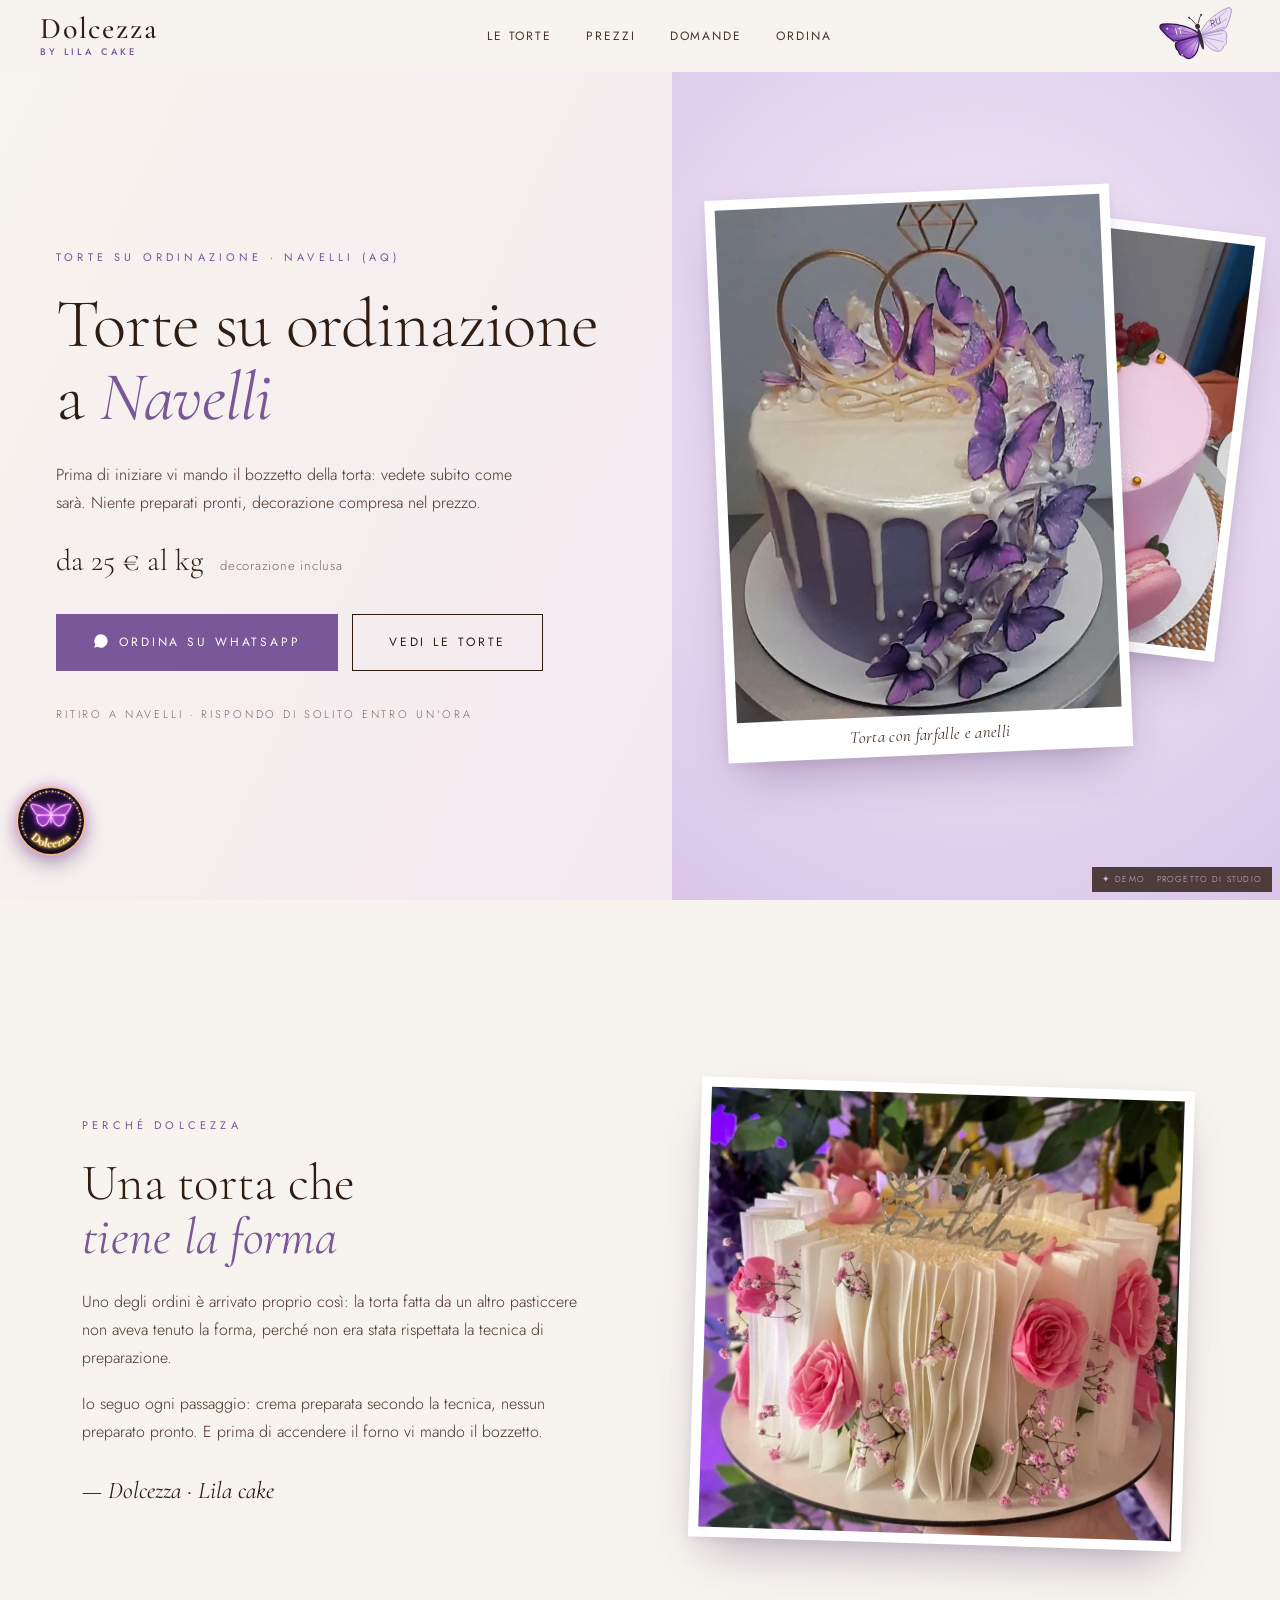
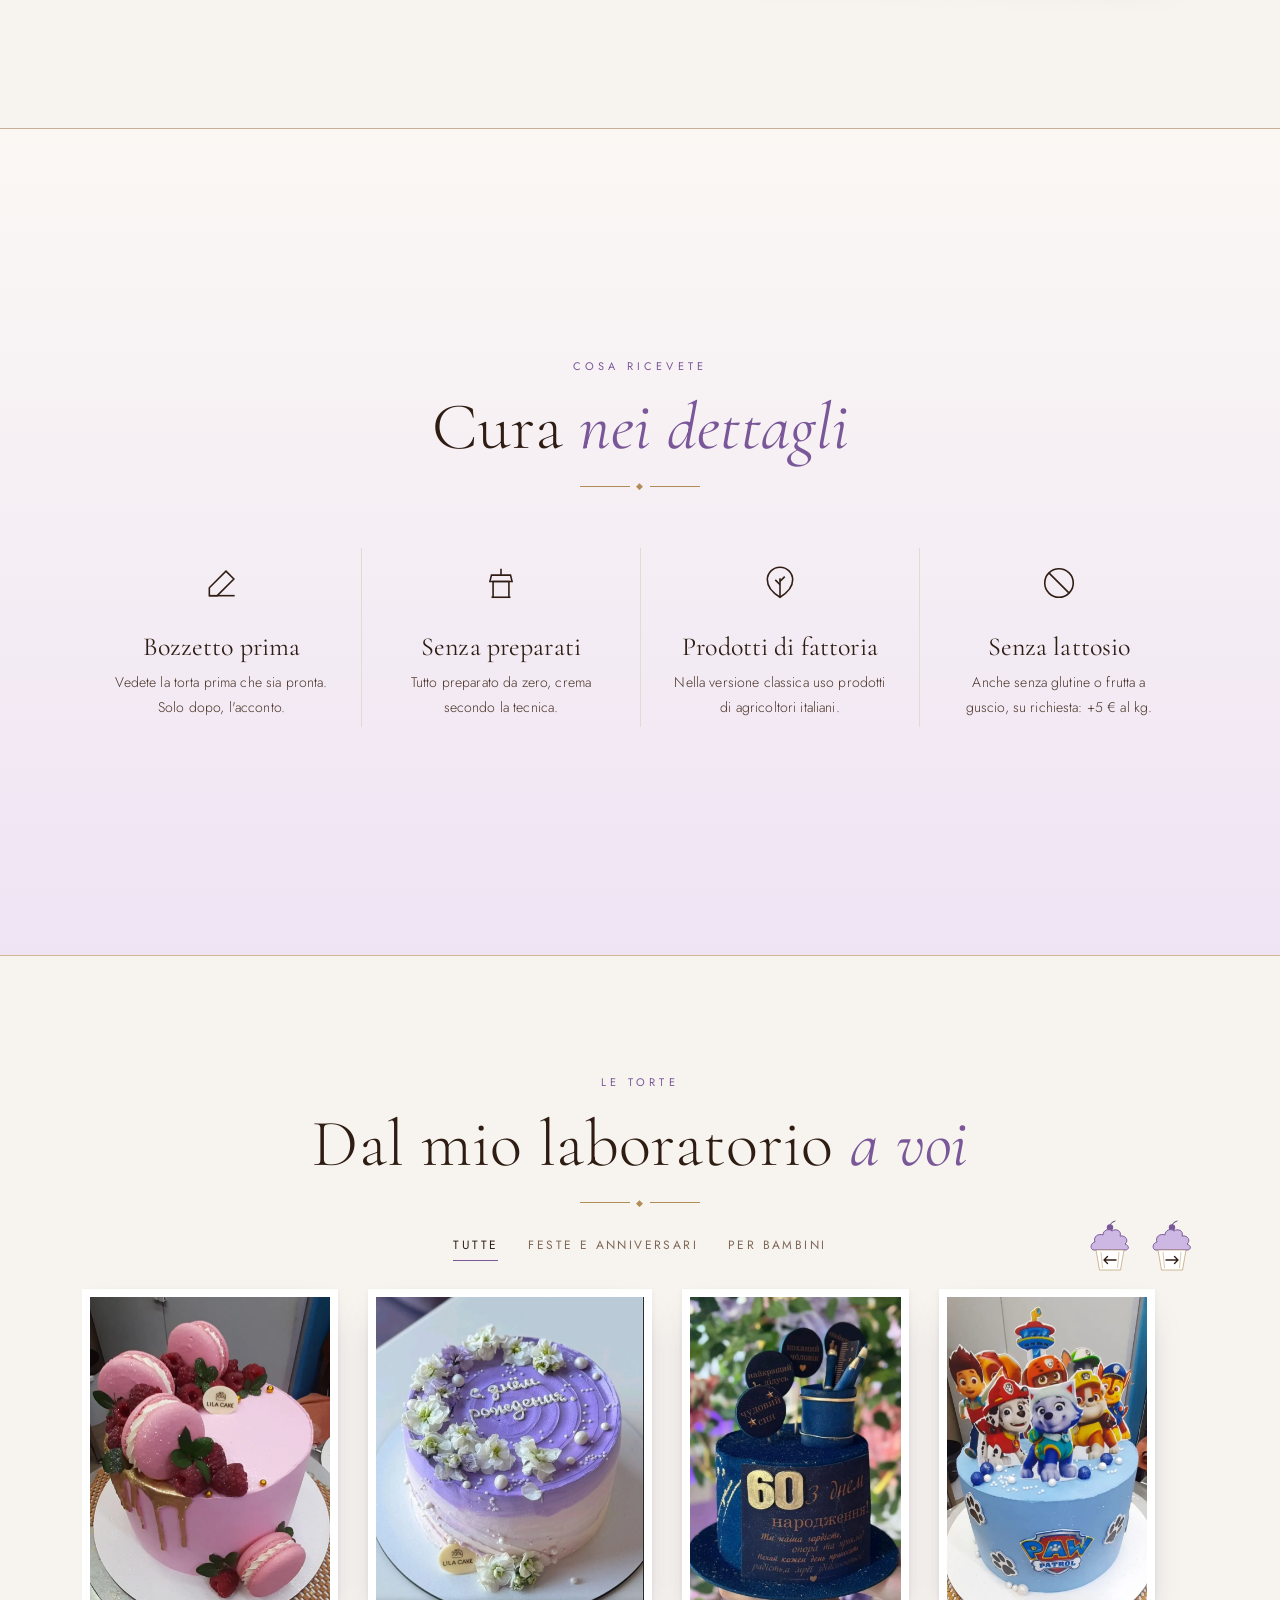
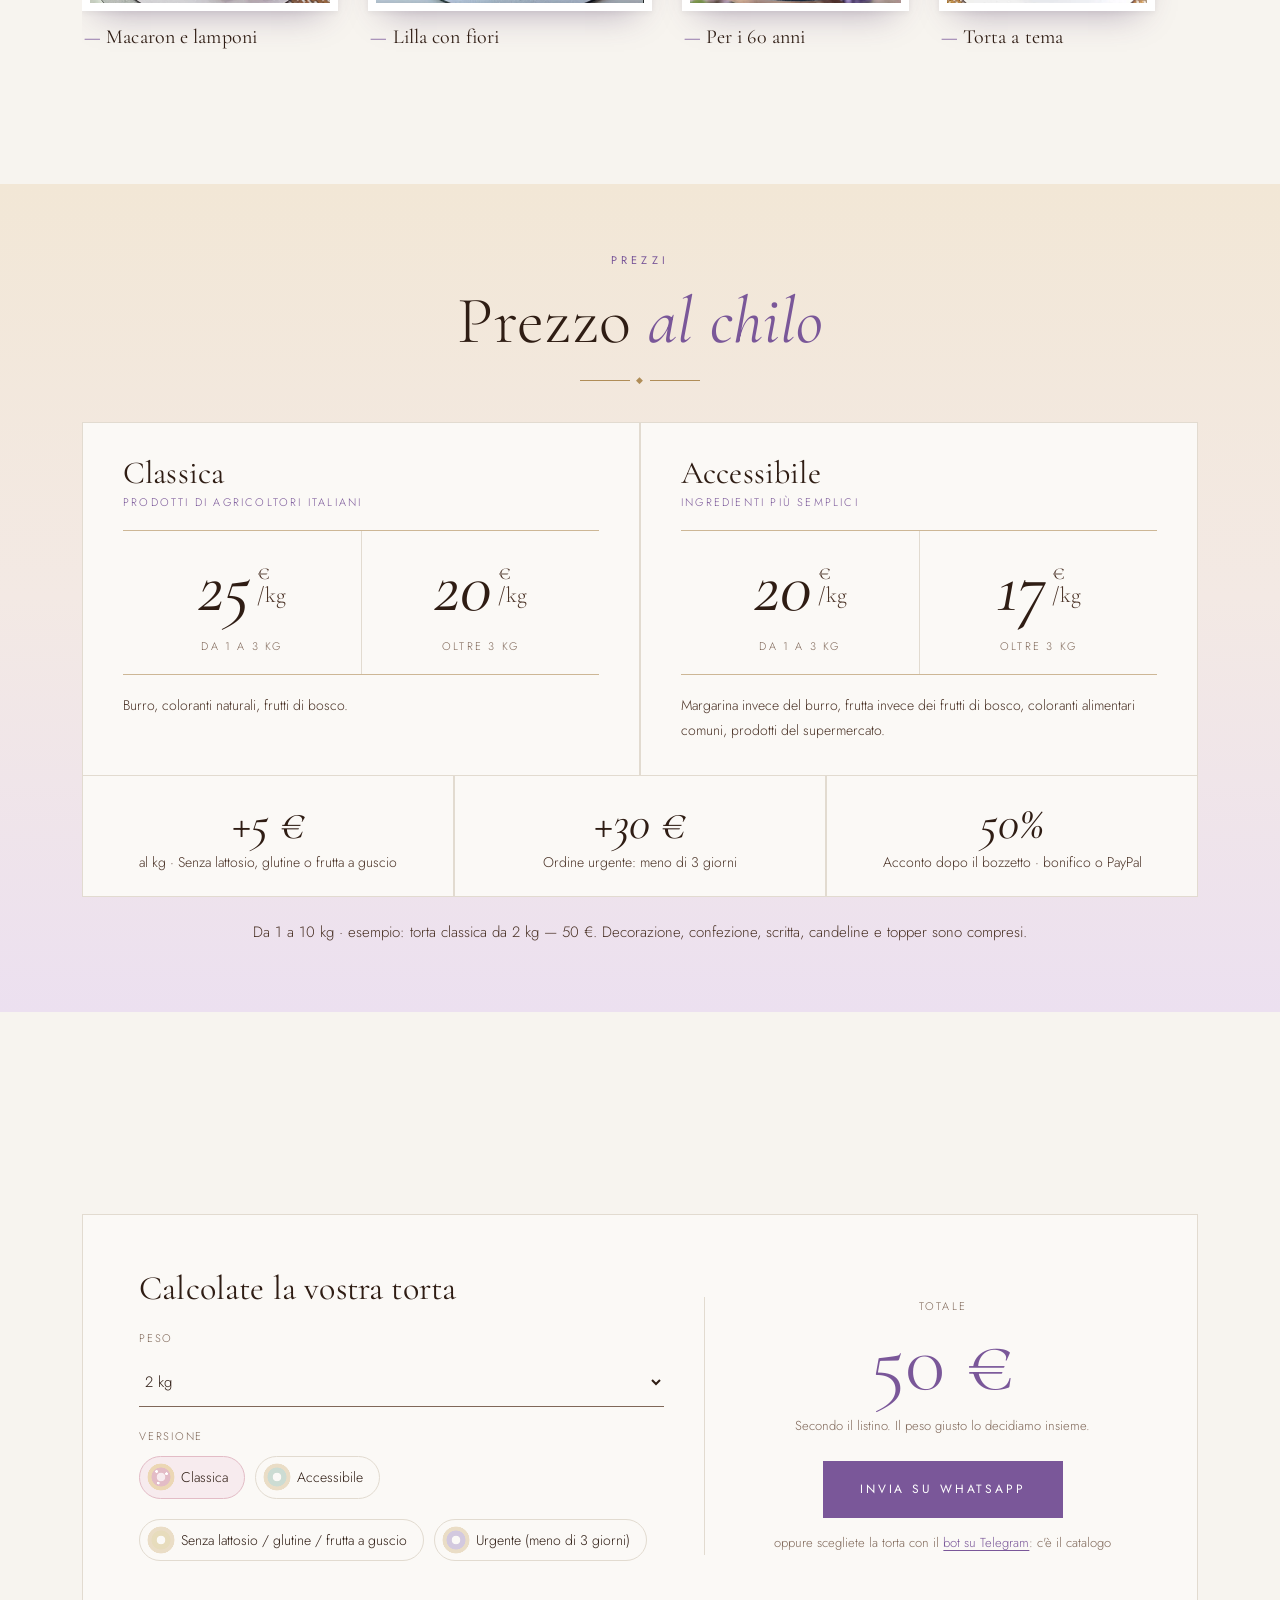
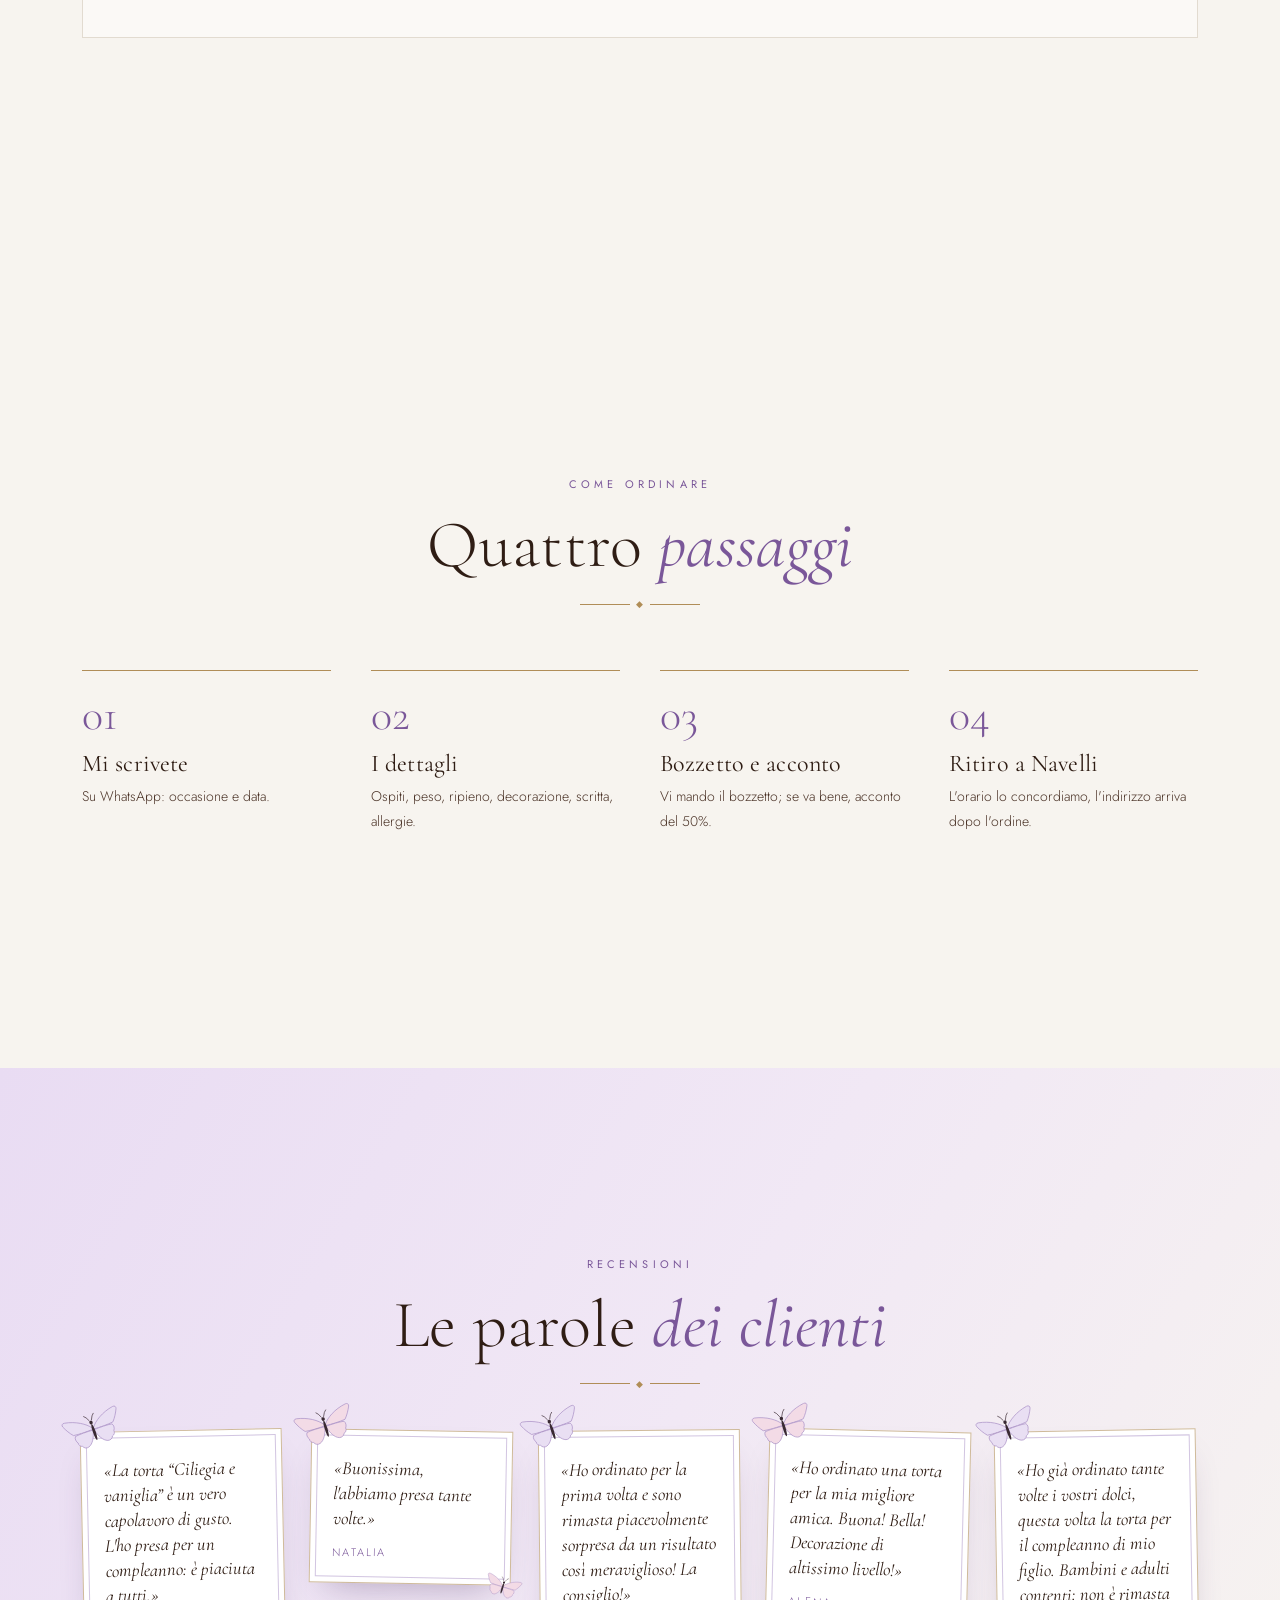
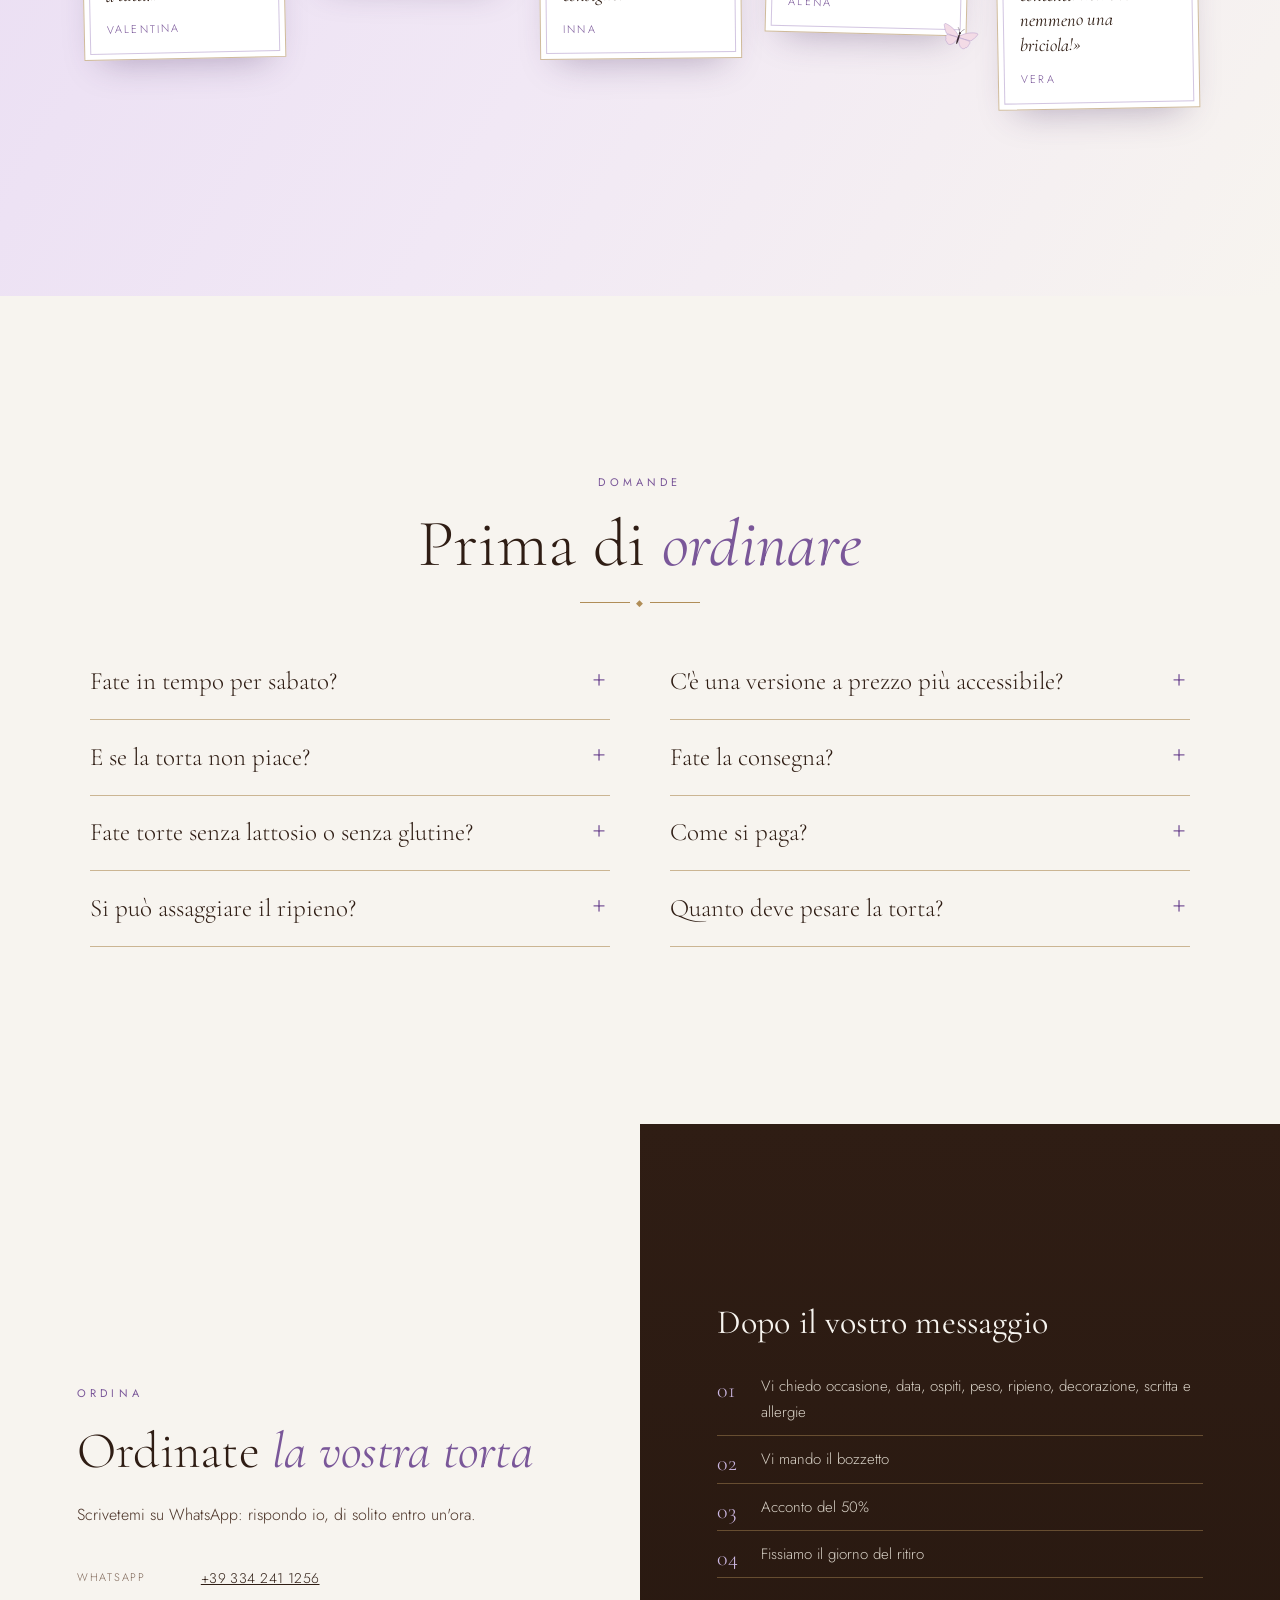
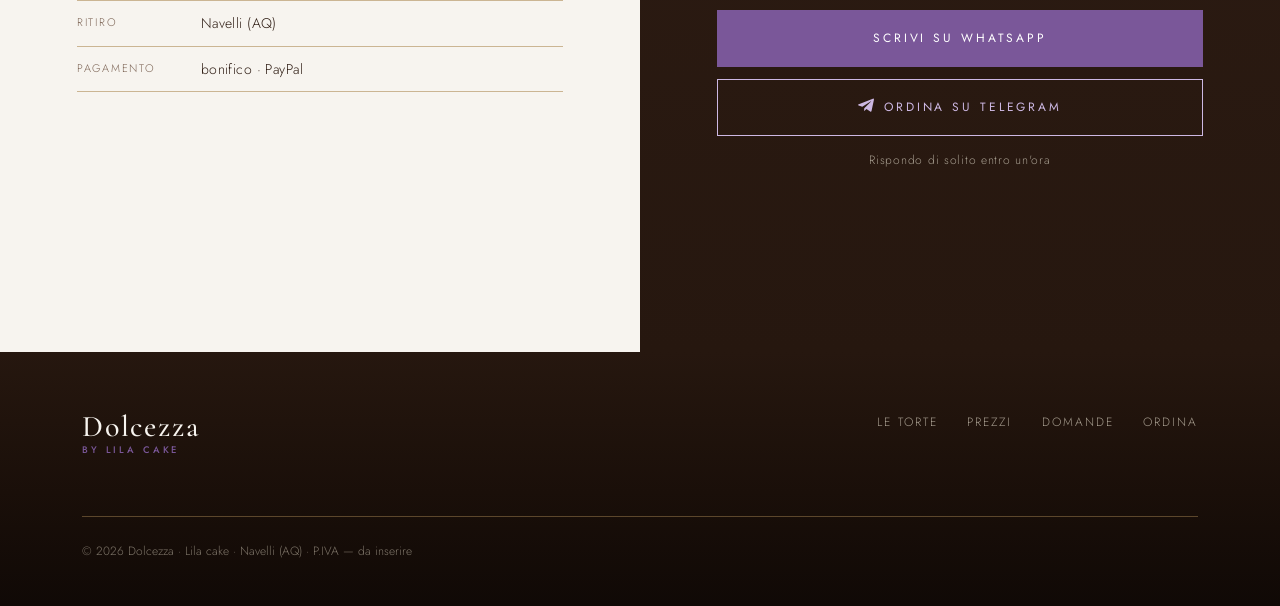
<file: index.html>
<!DOCTYPE html>
<html lang="it" data-lang="it">
<head>
<meta charset="UTF-8">
<meta name="viewport" content="width=device-width, initial-scale=1.0">
<title>Dolcezza — torte su ordinazione a Navelli (AQ)</title>
<meta name="description" content="Torte su ordinazione a Navelli: bozzetto prima della preparazione, niente preparati pronti, da 25 € al kg con decorazione inclusa. Ordina su WhatsApp.">
<link rel="stylesheet" href="fonts/fonts.css">
<style>
:root{
  --milk:#f7f4ef; --paper:#fbf9f6; --cream:#efe9e0; --ink:#2f1d14; --graphite:#4a3226;
  --stone:#7f6758; --gold-line:rgba(176,141,87,.6); --line:#e2dbd0; --acc:#7a5799; --acc-dk:#5f4279; --lilac:#cdb8e3; --lilac-bg:#f1ebf6;
  --gold:#b08d57; --gold-lt:#d9c39a;
}
*{margin:0;padding:0;box-sizing:border-box}
html{scroll-behavior:smooth;scroll-padding-top:70px}
body{background:var(--milk);color:var(--ink);font-family:'Jost',sans-serif;font-weight:300;
  line-height:1.75;-webkit-font-smoothing:antialiased;overflow-x:hidden}
h1,h2,h3,.serif{font-family:'Cormorant Garamond',serif;font-weight:400;line-height:1.05;letter-spacing:.005em;text-wrap:balance}
img{max-width:100%;display:block}
.wrap{max-width:1180px;margin:0 auto;padding:0 32px}
@media(max-width:640px){.wrap{padding:0 18px}}
.eyebrow{font-family:'Jost',sans-serif;font-weight:400;font-size:11px;letter-spacing:.38em;text-transform:uppercase;color:var(--acc);margin-bottom:22px}
.btn{display:inline-block;font-family:'Jost',sans-serif;font-weight:400;font-size:12px;letter-spacing:.24em;text-transform:uppercase;
  color:var(--ink);background:transparent;padding:17px 36px;border:1px solid var(--ink);text-decoration:none;transition:.45s;cursor:pointer;text-align:center}
.btn:hover{background:var(--ink);color:var(--milk)}
.btn.acc{background:var(--acc);border-color:var(--acc);color:#fff}
.btn.acc:hover{background:var(--acc-dk);border-color:var(--acc-dk)}
.btn svg{width:16px;height:16px;vertical-align:-3px;margin-right:10px;fill:currentColor}
/* WhatsApp buttons: soft pulse ring + glaze shine + icon nod */
.wa-live{position:relative;overflow:hidden;vertical-align:middle;animation:wa-pulse 2.8s ease-out infinite}
.wa-live::after{content:'';position:absolute;top:0;left:-60%;width:40%;height:100%;pointer-events:none;
  background:linear-gradient(100deg,transparent,rgba(255,255,255,.45),transparent);transform:skewX(-20deg);animation:wa-shine 4.2s ease-in-out infinite}
.wa-live svg{transform-origin:50% 60%;animation:wa-nod 4.2s ease-in-out infinite}
.wa-live:active{transform:scale(.97)}
@keyframes wa-pulse{0%{box-shadow:0 0 0 0 rgba(122,87,153,.5)}70%,100%{box-shadow:0 0 0 14px rgba(122,87,153,0)}}
@keyframes wa-shine{0%,62%{left:-60%}100%{left:130%}}
@keyframes wa-nod{0%,80%,100%{transform:rotate(0)}84%{transform:rotate(-14deg)}88%{transform:rotate(12deg)}92%{transform:rotate(-6deg)}}
@media(prefers-reduced-motion:reduce){.wa-live,.wa-live::after,.wa-live svg{animation:none}}
.rv{opacity:0;transform:translateY(26px);transition:opacity 1.1s cubic-bezier(.2,.7,.2,1),transform 1.1s cubic-bezier(.2,.7,.2,1)}
.rv.in{opacity:1;transform:none}

/* two languages */
html[data-lang="it"] .ru, html[data-lang="ru"] .it{display:none!important}

/* nav */
nav{position:fixed;top:0;left:0;right:0;z-index:50;display:flex;justify-content:space-between;align-items:center;
  padding:14px 40px;transition:.5s;gap:16px;background:#f7f4ef}
nav.solid{background:#f7f4ef;border-bottom:1px solid var(--gold-line)}
.logo{font-family:'Cormorant Garamond',serif;font-weight:500;font-size:30px;letter-spacing:.06em;color:var(--ink);text-decoration:none;line-height:1}
.logo small{display:block;font-family:'Jost',sans-serif;font-size:9.5px;letter-spacing:.3em;text-transform:uppercase;color:var(--acc);margin-top:4px}
.nav-links{display:flex;gap:34px;align-items:center}
.nav-links a{color:var(--graphite);text-decoration:none;font-size:12px;letter-spacing:.16em;text-transform:uppercase;font-weight:400;transition:.3s}
.nav-links a:hover{color:var(--acc)}
.nav-r{display:flex;align-items:center;gap:18px}
.lang{display:flex;border:1px solid var(--line)}
.lang button{font-family:'Jost',sans-serif;font-size:11px;letter-spacing:.14em;background:transparent;border:none;padding:7px 11px;cursor:pointer;color:var(--stone)}
.lang button.on{background:var(--ink);color:var(--milk)}
/* butterfly switch like on the farfalle cake: left wing IT, right wing RU, chosen wing deep violet */
.lang{position:relative;border:none;gap:0;transform:rotate(-14deg);animation:bf-float 4s ease-in-out infinite}
@keyframes bf-float{0%,100%{transform:rotate(-14deg) translateY(0)}50%{transform:rotate(-10deg) translateY(-3px)}}
.lang button,.lang button.on{width:40px;height:44px;padding:0;background:transparent;display:block}
.lang button svg{width:100%;height:100%;overflow:visible;transition:transform .3s}
.lang button[data-l="it"] svg{transform-origin:100% 50%}
.lang button[data-l="ru"] svg{transform-origin:0 50%}
.lang .wg{fill:#e9dff3;stroke:#a68cc4;stroke-width:.8;transition:fill .35s}
.lang .vn{fill:none;stroke:#a68cc4;stroke-width:.6;stroke-linecap:round}
.lang .sp{fill:#fff;opacity:0;transition:opacity .35s}
.lang text{font-family:'Jost',sans-serif;font-size:9.5px;letter-spacing:.08em;fill:var(--acc);text-anchor:middle;transition:fill .35s}
.lang button.on .wg{fill:url(#bf-g);stroke:#2f1450;stroke-width:1.2}
.lang button.on .vn{stroke:#3d1d62;opacity:.55}
.lang button.on .sp{opacity:.9}
.lang button.on text{fill:#fff}
.lang .bf-body{position:absolute;left:50%;top:0;width:14px;height:44px;margin-left:-7px;pointer-events:none}
.lang button svg{animation:bf-idle 7s ease-in-out infinite}
.lang button:hover svg{animation:bf-flap .45s ease-in-out 2}
.lang.flap button svg{animation:bf-flap .38s ease-in-out 3}
@keyframes bf-flap{50%{transform:scaleX(.55)}}
@keyframes bf-idle{0%,88%,100%{transform:none}92%{transform:scaleX(.7)}96%{transform:scaleX(.95)}}
@media(prefers-reduced-motion:reduce){.lang,.lang button svg,.lang button:hover svg{animation:none}}
@media(max-width:980px){.nav-links{display:none}}
@media(max-width:640px){nav,nav.solid{padding:14px 18px}.logo{font-size:26px}.nav-r{gap:12px}}
@media(max-width:360px){.nav-r{gap:7px}}
/* hamburger: three thin lines in a gold ring, turn into a cross when open */
.burger{display:none;position:relative;width:40px;height:40px;padding:0;border:1px solid var(--gold-line);border-radius:50%;background:transparent;cursor:pointer;-webkit-tap-highlight-color:transparent}
.burger span{position:absolute;left:11px;right:11px;height:1px;background:var(--ink);transition:transform .35s,opacity .25s,top .35s}
.burger span:nth-child(1){top:14px}.burger span:nth-child(2){top:19.5px}.burger span:nth-child(3){top:25px}
.burger[aria-expanded="true"] span:nth-child(1){top:19.5px;transform:rotate(45deg)}
.burger[aria-expanded="true"] span:nth-child(2){opacity:0}
.burger[aria-expanded="true"] span:nth-child(3){top:19.5px;transform:rotate(-45deg)}
.burger:focus-visible{outline:1px solid var(--acc);outline-offset:2px}
@media(max-width:980px){.burger{display:block}}
/* menu panel drops down under the header */
.mmenu{position:fixed;top:var(--navh,72px);left:0;right:0;bottom:0;z-index:49;overflow-y:auto;
  background:linear-gradient(180deg,#f7f4ef 0%,#f1e8f5 100%);border-top:1px solid var(--gold-line);
  padding:18px 32px 40px;opacity:0;visibility:hidden;transform:translateY(-10px);transition:opacity .35s,transform .35s,visibility 0s .35s}
.mmenu.open{opacity:1;visibility:visible;transform:none;transition:opacity .35s,transform .35s}
.mmenu a.mi{display:flex;align-items:baseline;gap:18px;padding:14px 0;border-bottom:1px solid var(--gold-line);
  font-family:'Cormorant Garamond',serif;font-size:30px;line-height:1.2;color:var(--ink);text-decoration:none}
.mmenu a.mi .n{font-family:'Cormorant Garamond',serif;font-style:italic;font-size:18px;color:var(--acc);min-width:26px}
.mmenu a.mi:active{color:var(--acc)}
.mmenu .btn{display:block;margin-top:30px}
/* Telegram bot button: outline, secondary to WhatsApp */
.btn.tg{border-color:var(--acc);color:var(--acc)}
.btn.tg:hover{background:var(--acc);border-color:var(--acc);color:#fff}
.mmenu .btn.tg{margin-top:12px}
.order-r .btn.tg{display:block;width:100%;margin-top:12px;border-color:var(--lilac);color:var(--lilac)}
.order-r .btn.tg:hover{background:var(--lilac);color:var(--ink)}
/* floating Telegram button = the bot's neon avatar, softly glowing */
.tg-fab{position:fixed;left:18px;bottom:46px;z-index:70;width:66px;height:66px;border-radius:50%;display:block;
  box-shadow:0 0 0 2px rgba(255,201,77,.55),0 0 14px rgba(224,92,255,.65),0 8px 22px rgba(20,8,36,.35);animation:fab-glow 3.2s ease-in-out infinite;transition:transform .3s}
.tg-fab img{width:100%;height:100%;border-radius:50%;display:block}
.tg-fab:hover{transform:scale(1.08)}
.tg-fab-l{position:absolute;left:78px;top:50%;transform:translateY(-50%);white-space:nowrap;padding:8px 14px;border-radius:999px;
  background:#160a24;color:#fff2fd;font-size:12px;letter-spacing:.12em;text-transform:uppercase;opacity:0;pointer-events:none;transition:opacity .3s;
  box-shadow:0 0 10px rgba(224,92,255,.5)}
.tg-fab:hover .tg-fab-l,.tg-fab:focus-visible .tg-fab-l{opacity:1}
@keyframes fab-glow{0%,100%{box-shadow:0 0 0 2px rgba(255,201,77,.55),0 0 14px rgba(224,92,255,.65),0 8px 22px rgba(20,8,36,.35)}
  50%{box-shadow:0 0 0 2px rgba(255,201,77,.85),0 0 26px rgba(224,92,255,.95),0 8px 22px rgba(20,8,36,.35)}}
body.menu-open .tg-fab{display:none}
/* desktop: step aside where a block's text reaches the left edge (hero, order, footer) */
.tg-fab{transition:transform .3s,opacity .4s}
.tg-fab.away{opacity:0;pointer-events:none;transform:scale(.8)}
.demo-tag{transition:opacity .4s}
.demo-tag.away{opacity:0}
@media(max-width:640px){.tg-fab{left:14px;bottom:16px;width:60px;height:60px}}
@media(prefers-reduced-motion:reduce){.tg-fab{animation:none}}
.tg-line{margin-top:14px;font-size:13px;color:var(--stone)}
.tg-line a{color:var(--acc);text-decoration:underline;text-underline-offset:3px}
.mmenu .note{margin-top:14px;text-align:center;font-size:11px;letter-spacing:.22em;text-transform:uppercase;color:var(--stone)}
@media(max-width:640px){.mmenu{padding:10px 18px 32px}.mmenu a.mi{font-size:27px;padding:12px 0}}
@media(prefers-reduced-motion:reduce){.mmenu,.burger span{transition:none}}
body.menu-open{overflow:hidden}

/* hero */
/* desktop: hero = exactly one screen, photo shown whole */
.hero{height:100vh;height:100svh;min-height:560px;display:grid;grid-template-columns:1.05fr .95fr;align-items:stretch;padding-top:var(--navh,72px)}
.hero-txt{display:flex;flex-direction:column;justify-content:center;padding:3vh 56px;min-width:0}
@media(max-width:640px){.hero{padding-top:68px}}
.hero-txt h1{font-size:clamp(40px,min(5.4vw,9.5vh),92px);font-weight:300;letter-spacing:-.01em}
.hero-txt h1 em{font-style:italic;color:var(--acc)}
.hero-txt p{max-width:460px;margin:clamp(14px,3vh,28px) 0 clamp(10px,2vh,22px);color:var(--graphite);font-size:16px}
.hero-txt .price{font-family:'Cormorant Garamond',serif;font-size:30px;margin-bottom:clamp(14px,3vh,30px)}
.hero-txt .eyebrow{margin-bottom:clamp(10px,2.4vh,22px)}
.hero-txt .price .sub{font-family:'Jost',sans-serif;font-size:13px;color:var(--stone);letter-spacing:.06em;margin-left:10px}
.hero-txt .row{display:flex;gap:14px;flex-wrap:wrap;align-items:center}
.hero-txt .est{margin-top:clamp(16px,3.5vh,40px);font-size:11px;letter-spacing:.26em;text-transform:uppercase;color:var(--stone);line-height:2}
/* photo cards: whole photo, white border, soft shadow — never cropped */
.card{background:#fff;padding:10px;box-shadow:0 24px 50px -16px rgba(70,45,95,.38),0 3px 10px rgba(29,26,22,.06)}
.card img{display:block}
.hero-img{position:relative;background:var(--lilac-bg);display:flex;align-items:center;justify-content:center;overflow:hidden;min-width:0}
.stack{position:relative;height:68%;display:flex;align-items:center;justify-content:center;margin-bottom:4%;transform:translateX(-14%)}
.stack .main{position:relative;z-index:2;height:100%;transform:rotate(-2.5deg)}
.stack .back{position:absolute;z-index:1;height:76%;aspect-ratio:884/1120;top:4%;left:46%;transform:rotate(7deg)}
.stack .main{display:flex;flex-direction:column;align-items:center;padding-bottom:0}
.stack .main img{height:calc(100% - 40px);width:auto}
/* polaroid caption on the white border of the main card */
.stack .main .tagv{height:40px;display:flex;align-items:center;justify-content:center;white-space:nowrap;
  font-family:'Cormorant Garamond',serif;font-style:italic;font-size:17px;letter-spacing:.02em;color:var(--graphite)}
.stack .back img{width:100%;height:100%}
@media(max-width:940px){.hero{height:auto;min-height:0;grid-template-columns:1fr}.hero-img{order:-1;padding:36px 0 64px}.stack{height:min(54vh,440px);margin:0}.hero-txt{padding:44px 32px 60px}}
@media(max-width:640px){.hero-txt{padding:40px 18px 56px}.stack{transform:none}.stack .back{display:none}}

section{padding:clamp(56px,10vh,130px) 0}
/* desktop: every block is one full "page" below the header, content centred — next block never peeks in */
:root{--navh:78px}
@media(min-width:941px) and (max-height:700px){:root{--navh:58px}}
@media(min-width:941px){
  section{min-height:calc(100vh - var(--navh));min-height:calc(100svh - var(--navh));display:flex;flex-direction:column;justify-content:center}
  section>.wrap{width:100%}
  #ordina{display:block}#ordina .order{min-height:calc(100svh - var(--navh))}
  /* page-by-page scrolling: every scroll stops exactly at the start of a block */
}
/* soft page gradients: milk → hint of lilac / warm gold glow */
.hero{background:linear-gradient(115deg,#f8f4ee 0%,#f4ecf0 50%,#ece1f2 100%)}
.hero-img{background:radial-gradient(85% 70% at 50% 42%,#f6eefb 0%,#e6d7f0 58%,#d9c6e9 100%)!important}
/* «Почему», галерея, «Как заказать», вопросы — чистый молочный фон (ритм: цвет не везде) */
.sec-head{max-width:660px}
.sec-head.center{margin:0 auto;text-align:center}
.sec-head h2{font-size:clamp(34px,min(5.2vw,8.5vh),68px);font-weight:300}
.sec-head .eyebrow{margin-bottom:clamp(8px,1.8vh,22px)}
#torte .sec-head{max-width:none}
#torte,#prezzi{padding:clamp(28px,5vh,100px) 0}
br.m{display:none}@media(max-width:700px){br.m{display:inline}}
.sec-head h2 em{font-style:italic;color:var(--acc)}
/* thin gold rule with a small diamond under section titles */
.sec-head h2::after{content:'◆';display:block;width:120px;margin:clamp(10px,2vh,22px) 0 0;font:normal 9px/12px 'Jost',sans-serif;color:var(--gold);text-align:center;
  background:linear-gradient(var(--gold),var(--gold)) left center/50px 1px no-repeat,linear-gradient(var(--gold),var(--gold)) right center/50px 1px no-repeat}
.sec-head.center h2::after{margin:clamp(10px,2vh,22px) auto 0}
.sec-head p{margin-top:clamp(8px,1.8vh,18px)!important}
.sec-head p{color:var(--graphite);margin-top:18px;font-size:16px}

/* why split */
.phil{display:grid;grid-template-columns:1fr 1fr;gap:clamp(40px,7vw,100px);align-items:center}
.phil .imgcol{display:flex;justify-content:center;padding:10px}
.phil .card{transform:rotate(1.8deg)}
.phil .card img{height:min(440px,calc(100vh - 230px));width:auto;max-width:100%;object-fit:contain}
#perche{padding:clamp(40px,7vh,120px) 0}
.phil h2{font-size:clamp(32px,4vw,54px);font-weight:300;margin-bottom:24px}
.phil h2 em{font-style:italic;color:var(--acc)}
.phil p{color:var(--graphite);margin-bottom:18px;font-size:16px}
.phil .sig{margin-top:24px;font-family:'Cormorant Garamond',serif;font-style:italic;font-size:24px}
@media(max-width:860px){.phil{grid-template-columns:1fr}.phil .imgcol{order:-1}}

/* advantages dark */
/* advantages — light, airy */
.adv-sec{background:linear-gradient(180deg,#fbf8f4 0%,#efe4f4 100%);border-top:1px solid var(--gold-line);border-bottom:1px solid var(--gold-line)}
.adv-grid{display:grid;grid-template-columns:repeat(4,1fr);gap:0;margin-top:56px}
.adv{padding:16px 30px 8px;text-align:center;border-left:1px solid var(--line)}
.adv:first-child{border-left:none}
.adv svg{width:38px;height:38px;stroke:var(--ink);fill:none;stroke-width:1;margin:0 auto 22px}
.adv h3{font-size:26px;font-weight:400;color:var(--ink);margin-bottom:10px}
.adv p{font-size:14px;color:var(--graphite);letter-spacing:.01em}
@media(max-width:900px){.adv-grid{grid-template-columns:1fr 1fr;row-gap:40px}.adv:nth-child(3){border-left:none}}
@media(max-width:520px){.adv-grid{grid-template-columns:1fr}.adv{border-left:none;border-top:1px solid var(--gold-line);padding:36px 10px 0}.adv:first-child{border-top:none;padding-top:0}}

/* gallery */
.filter{display:flex;gap:30px;justify-content:center;flex-wrap:wrap;margin:clamp(18px,3vh,36px) 0 clamp(10px,2vh,24px)}
.filter button{font-family:'Jost',sans-serif;background:none;border:none;font-size:12px;letter-spacing:.2em;text-transform:uppercase;
  color:var(--stone);cursor:pointer;padding-bottom:6px;border-bottom:1px solid transparent;transition:.3s}
.filter button.on,.filter button:hover{color:var(--ink);border-color:var(--acc)}
/* gallery: one-row strip, scroll sideways; each photo whole in its own shape */
.gal-wrap{position:relative}
.gal{display:flex;gap:30px;overflow-x:auto;scroll-snap-type:x mandatory;scroll-behavior:smooth;padding:10px 6px 18px;scrollbar-width:none}
.gal::-webkit-scrollbar{display:none}
.cake{flex:0 0 auto;scroll-snap-align:start}
/* caption must not widen the card: it takes the photo's width and wraps */
.cake h3{width:0;min-width:100%;text-wrap:pretty;font-size:clamp(16px,2.3vh,20px)!important;line-height:1.2!important}
.cake h3::before{content:'—\00a0'!important}
.cake .ph img{height:clamp(200px,34vh,420px);width:auto}
/* filter centred, arrows on the same line at the right — always above the strip */
.gal-bar{position:relative}
.gal-nav{display:flex;align-items:center;gap:14px;position:absolute;right:0;top:50%;transform:translateY(-50%)}
@media(max-width:980px){.gal-nav{position:static;transform:none;justify-content:center;margin:0 0 10px}}
/* cupcake arrows: lilac frosting, cherry, paper liner with the arrow */
.gal-nav{gap:10px}
.gal-nav button{width:52px;height:56px;padding:0;border:0;background:transparent;cursor:pointer;
  display:flex;align-items:center;justify-content:center;-webkit-tap-highlight-color:transparent}
.gal-nav button svg{width:100%;height:100%;overflow:visible;transition:transform .45s cubic-bezier(.34,1.56,.64,1)}
.gal-nav .cc-cream{fill:var(--lilac);stroke:var(--acc);stroke-width:1}
.gal-nav .cc-liner{fill:#fff;stroke:var(--gold-line);stroke-width:1}
.gal-nav .cc-pleat{fill:none;stroke:var(--gold-line);stroke-width:.8}
.gal-nav .cc-cherry{fill:var(--acc)}
.gal-nav .cc-stem{fill:none;stroke:var(--acc-dk);stroke-width:1;stroke-linecap:round}
.gal-nav .cc-arrow{fill:none;stroke:var(--ink);stroke-width:1.4;stroke-linecap:round;stroke-linejoin:round;transition:transform .35s,stroke .35s}
.gal-nav button:hover svg{animation:cc-breathe .9s ease-in-out infinite}
@keyframes cc-breathe{0%,100%{transform:scale(1)}50%{transform:scale(1.16)}}
@media(prefers-reduced-motion:reduce){.gal-nav button:hover svg{animation:none}}
.gal-nav button:hover .cc-arrow{stroke:var(--acc)}
#gal-prev:hover .cc-arrow{transform:translateX(-2px)}
#gal-next:hover .cc-arrow{transform:translateX(2px)}
.gal-nav button:active svg{transform:scale(.92,.86);transition-duration:.12s}
.gal-nav button:focus-visible{outline:1px solid var(--acc);outline-offset:2px}
.cake .ph{background:#fff;padding:8px;margin-bottom:14px;box-shadow:0 16px 34px -16px rgba(70,45,95,.4),0 2px 6px rgba(29,26,22,.05);transition:transform .5s,box-shadow .5s}
.cake:hover .ph{transform:translateY(-4px) rotate(-.6deg);box-shadow:0 26px 44px -18px rgba(70,45,95,.5)}
.cake .ph img{display:block}
.cake h3{font-size:21px;font-weight:400;line-height:1.15;padding-left:2px}
.cake h3::before{content:'— ';color:var(--acc)}
@media(max-width:700px){.gal{gap:16px}.cake .ph{padding:6px}.cake .ph img{height:clamp(240px,46vh,380px)}.cake h3{font-size:18px}}

/* prices */
.price-sec{background:linear-gradient(180deg,#f2e7d6 0%,#f3e9e4 50%,#ece0f0 100%)}
.plans{display:grid;grid-template-columns:1fr 1fr;gap:2px;background:var(--line);border:1px solid var(--line);margin-top:clamp(24px,4vh,50px)}
.plan{background:var(--paper);padding:clamp(22px,3.6vh,44px) 40px}
.plan .tag{margin:4px 0 clamp(10px,2vh,22px)!important}
.nums>div{padding:clamp(12px,2.2vh,22px) 0 clamp(10px,2vh,18px)!important}
.plan .what{margin-top:clamp(12px,2vh,22px)!important}
.extra{padding:clamp(14px,2.4vh,28px) 30px!important}
.extra b{font-size:clamp(34px,5.5vh,48px)!important}
.incl{margin-top:clamp(14px,2.4vh,26px)!important}
.calc-sec .calc{margin-top:0}
/* very short screens: compact prices and FAQ */
@media(min-width:861px) and (max-height:630px){
  #calcolo{padding:20px 0}.calc{padding:22px 36px!important;gap:24px}.calc h3{font-size:28px;margin-bottom:12px}
  .field{margin-bottom:12px}.total .sum{font-size:56px}.total .note{margin:4px 0 14px}
  #prezzi .sec-head .eyebrow{display:none}
  .plans{margin-top:14px}.plan{padding:14px 30px!important}.plan h3{font-size:22px!important;margin-bottom:4px}
  .nums>div{padding:8px 0!important}.big .n{font-size:44px!important}.big .u{font-size:17px;padding-top:4px}.nums .lbl{margin-top:6px}
  .plan .what{margin-top:8px!important;font-size:13px}
  .extra{padding:8px 20px!important}.extra b{font-size:26px!important}
  .faq summary{padding:9px 36px 9px 0!important;font-size:20px}.faq{margin-top:12px}
}
/* short laptop screens (e.g. Windows 150% zoom ≈ 1240×575) */
@media(min-width:941px) and (max-height:700px){
  nav,nav.solid{padding:10px 40px}.logo{font-size:25px}.logo small{margin-top:2px}
  .hero{padding-top:58px}.hero-txt h1{font-size:clamp(36px,min(5vw,10vh),80px)}
  .hero-txt p{font-size:15px;line-height:1.6}
  .hero-txt .row{flex-wrap:nowrap}.hero-txt .row .btn{padding:14px 22px;letter-spacing:.16em;font-size:11px}
  .hero-txt .price{font-size:26px}
  html{scroll-padding-top:58px}
  .order-l,.order-r{padding:clamp(24px,5vh,50px) 56px}.order-l h2{font-size:clamp(34px,7vh,52px);margin-bottom:12px}
  .order-l p{margin-bottom:16px}.contacts div{padding:7px 0}.order-r h3{font-size:28px;margin-bottom:6px}
  .order-r ol{margin:4px 0 18px}.order-r li{padding:7px 0 7px 44px}
  .demo-tag{bottom:8px;right:8px;padding:7px 12px;font-size:9px}
}
@media(min-width:861px) and (max-height:700px){.cake .ph img{height:32vh}.gal-nav button{width:44px;height:48px}#prezzi{padding:24px 0}}
@media(min-width:861px) and (max-height:820px){.plan .tag{display:none}.plan h3{margin-bottom:10px}.extra{padding:12px 24px!important}.extra b{font-size:32px!important}.incl{margin-top:10px!important;font-size:14px}}
.plan h3{font-size:clamp(24px,4.4vh,32px);font-weight:400}
.plan .tag{font-size:11px;letter-spacing:.2em;text-transform:uppercase;color:var(--acc);margin:6px 0 22px}
/* big pasticceria-style numerals */
.nums{display:grid;grid-template-columns:1fr 1fr;border-top:1px solid var(--gold-line);border-bottom:1px solid var(--gold-line)}
.nums>div{padding:22px 0 18px;text-align:center}
.nums>div+div{border-left:1px solid var(--line)}
.big{display:flex;align-items:flex-start;justify-content:center;gap:6px;line-height:1}
.big .n{font-family:'Cormorant Garamond',serif;font-style:italic;font-weight:400;font-size:clamp(44px,min(7vw,8vh),100px);color:var(--ink)}
.big .u{font-family:'Cormorant Garamond',serif;font-size:22px;color:var(--graphite);text-align:left;line-height:1.05;padding-top:10px}
.nums .lbl{display:block;margin-top:14px;font-size:11px;letter-spacing:.2em;text-transform:uppercase;color:var(--stone)}
.plan .what{margin-top:22px;font-size:14px;color:var(--graphite)}
.extras{display:grid;grid-template-columns:repeat(3,1fr);gap:2px;background:var(--line);border:1px solid var(--line);border-top:none}
.extra{background:var(--paper);padding:28px 30px;font-size:14px;color:var(--graphite);text-align:center}
.extra b{display:block;font-family:'Cormorant Garamond',serif;font-style:italic;font-weight:400;font-size:48px;line-height:1.1;color:var(--ink)}
.incl{margin-top:26px;text-align:center;color:var(--graphite);font-size:15px}
@media(max-width:860px){.plans,.extras{grid-template-columns:1fr}.plan{padding:34px 24px}}

/* calculator */
.calc{margin-top:60px;background:var(--paper);border:1px solid var(--line);padding:clamp(28px,5vw,56px);display:grid;grid-template-columns:1.2fr 1fr;gap:40px;align-items:center}
.calc h3{font-size:34px;font-weight:400;margin-bottom:22px}
.field{margin-bottom:20px}
.field label.t{display:block;font-size:11px;letter-spacing:.16em;text-transform:uppercase;color:var(--stone);margin-bottom:10px}
.field select{width:100%;padding:12px 2px;border:none;border-bottom:1px solid var(--stone);background:transparent;font-family:'Jost',sans-serif;font-weight:300;font-size:15px;color:var(--ink);outline:none}
.opts{display:flex;flex-wrap:wrap;gap:10px}
.opts label{display:flex;align-items:center;gap:8px;font-size:14px;border:1px solid var(--line);padding:9px 14px;cursor:pointer}
.opts input{accent-color:var(--acc)}
/* donut options: pastel glaze per option (--dn), hole shows the pill colour, sprinkles when chosen */
.opts label{position:relative;border-radius:999px;padding:8px 16px 8px 9px;transition:background .35s,border-color .35s}
.opts input{position:absolute;opacity:0;width:1px;height:1px;pointer-events:none}
.opts label::before{content:'';flex:none;width:24px;height:24px;border-radius:50%;
  background:radial-gradient(circle,transparent 0 3.5px,var(--dn) 4px 8px,#ecd7b4 8.5px 11.5px,transparent 12px);
  filter:saturate(.75) opacity(.85);transform:scale(1.15);transition:transform .45s cubic-bezier(.34,1.56,.64,1),filter .35s}
.opts label:hover::before{transform:rotate(25deg) scale(1.28)}
.opts label:has(input:checked){background:color-mix(in srgb,var(--dn) 30%,#fff);border-color:var(--dn)}
.opts label:has(input:checked)::before{filter:none;animation:dn-pop .5s;
  background:radial-gradient(circle at 34% 30%,#fff 0 1px,transparent 1.4px),radial-gradient(circle at 70% 38%,#fff 0 1px,transparent 1.4px),
    radial-gradient(circle at 40% 72%,#fff 0 1px,transparent 1.4px),
    radial-gradient(circle,transparent 0 3.5px,var(--dn) 4px 8px,#ecd7b4 8.5px 11.5px,transparent 12px)}
.opts label:has(input:focus-visible){outline:1px solid var(--acc);outline-offset:2px}
@keyframes dn-pop{0%{transform:scale(.8)}60%{transform:scale(1.35) rotate(20deg)}100%{transform:scale(1.15)}}
@media(prefers-reduced-motion:reduce){.opts label:has(input:checked)::before{animation:none}}
.total{text-align:center;border-left:1px solid var(--line);padding-left:40px}
.total .lbl{font-size:11px;letter-spacing:.2em;text-transform:uppercase;color:var(--stone)}
.total .sum{font-family:'Cormorant Garamond',serif;font-size:clamp(56px,7vw,84px);line-height:1.1;color:var(--acc)}
.total .note{font-size:13px;color:var(--stone);margin:6px 0 24px}
@media(max-width:860px){.calc{grid-template-columns:1fr}.total{border-left:none;border-top:1px solid var(--line);padding:30px 0 0}}

/* steps */
.steps{display:grid;grid-template-columns:repeat(4,1fr);gap:40px;margin-top:60px}
.stp{border-top:1px solid var(--gold);padding-top:22px}
.stp .n{font-family:'Cormorant Garamond',serif;font-size:44px;color:var(--acc);line-height:1}
.stp h3{font-size:24px;font-weight:400;margin:14px 0 8px}
.stp p{font-size:14px;color:var(--graphite)}
@media(max-width:860px){.steps{grid-template-columns:1fr 1fr;gap:34px}}
@media(max-width:520px){.steps{grid-template-columns:1fr}}

/* reviews placeholder */
.rev-sec{background:linear-gradient(120deg,#e9dcf3 0%,#f1e8f5 50%,#f7f4ef 100%);padding:clamp(60px,8vw,100px) 0;text-align:center}
/* review cards: white paper, gold + lilac double frame, butterflies perched on the corners */
.rev-sec{padding:clamp(36px,7vh,100px) 0}
.revs{display:grid;grid-template-columns:repeat(5,1fr);gap:26px;align-items:start;margin-top:clamp(26px,4.5vh,50px);text-align:left}
.rcard{position:relative;background:#fff;padding:26px 22px 20px;border:1px solid var(--gold-line);outline:1px solid rgba(166,140,196,.5);outline-offset:-7px;
  box-shadow:0 18px 36px -18px rgba(70,45,95,.38);transform:rotate(var(--r,0deg));transition:transform .5s}
.rcard:hover{transform:rotate(0) translateY(-4px)}
.rcard p{font-family:'Cormorant Garamond',serif;font-style:italic;font-size:18.5px;line-height:1.35;color:var(--ink)}
.rcard .who{margin-top:12px;font-size:11px;letter-spacing:.2em;text-transform:uppercase;color:var(--acc)}
.rcard .bfl{position:absolute;top:-20px;left:-18px;width:62px;height:34px;overflow:visible;--rot:-18deg;transform:rotate(var(--rot));animation:bfl-float 5s ease-in-out infinite}
.rcard .bfl.s{top:auto;left:auto;bottom:-13px;right:-12px;width:38px;height:21px;--rot:16deg;animation-delay:-2.5s}
.rcard:hover .bfl{animation:bfl-flap .4s ease-in-out 2}
@keyframes bfl-float{0%,100%{transform:rotate(var(--rot)) translateY(0)}50%{transform:rotate(calc(var(--rot) + 4deg)) translateY(-3px)}}
@keyframes bfl-flap{50%{transform:rotate(var(--rot)) scaleX(.6)}}
@media(prefers-reduced-motion:reduce){.rcard .bfl,.rcard:hover .bfl{animation:none}}
@media(max-width:1099px){.revs{grid-template-columns:repeat(3,1fr);row-gap:34px}}
@media(max-width:940px){.revs{grid-template-columns:1fr 1fr}}
/* swipe help for touch screens: the strip peeks left twice when first seen + a hint line that fades after the first swipe */
.swipe-hint{display:none;align-items:center;justify-content:center;gap:8px;margin-top:8px;font-size:11px;letter-spacing:.18em;text-transform:uppercase;color:var(--acc);transition:opacity .6s}
.swipe-hint.on{display:flex}
.swipe-hint.gone{opacity:0}
.swipe-hint .ar{display:inline-block;font-size:16px;animation:sh-nudge 1.4s ease-in-out infinite}
@keyframes sh-nudge{0%,100%{transform:translateX(0)}50%{transform:translateX(7px)}}
.peek{animation:peek 1.7s ease-in-out .3s 2}
@keyframes peek{0%,100%{transform:none}35%,60%{transform:translateX(-56px)}}
@media(min-width:981px){.swipe-hint{display:none!important}}
@media(prefers-reduced-motion:reduce){.swipe-hint .ar,.peek{animation:none}}
/* phones: one swipeable row */
@media(max-width:640px){.revs{display:flex;align-items:flex-start;overflow-x:auto;scroll-snap-type:x mandatory;gap:20px;margin:14px -18px 0;padding:38px 22px 26px;scrollbar-width:none}
  .revs::-webkit-scrollbar{display:none}.rcard{flex:0 0 80%;scroll-snap-align:center}}

/* faq */
.faq{max-width:1100px;margin:clamp(24px,4vh,50px) auto 0;columns:2;column-gap:60px}
@media(max-width:900px){.faq{columns:1;max-width:820px}}
.faq details{break-inside:avoid;border-bottom:1px solid var(--gold-line)}
.faq summary{list-style:none;cursor:pointer;padding:clamp(14px,2.4vh,22px) 40px clamp(14px,2.4vh,22px) 0;position:relative;font-family:'Cormorant Garamond',serif;font-size:25px;line-height:1.25}
.faq summary::-webkit-details-marker{display:none}
.faq summary::after{content:'+';position:absolute;right:4px;top:18px;font-family:'Jost',sans-serif;font-size:24px;color:var(--acc);transition:.3s}
.faq details[open] summary::after{transform:rotate(45deg)}
.faq details p{padding:0 0 24px;color:var(--graphite);font-size:15.5px;max-width:700px}

/* order */
.order{display:grid;grid-template-columns:1fr 1fr}
.order-l{padding:clamp(28px,6vh,90px) clamp(28px,6vw,90px);display:flex;flex-direction:column;justify-content:center}
.order-l h2{font-size:clamp(34px,min(4vw,7.5vh),60px);font-weight:300;margin-bottom:clamp(10px,2.4vh,22px)}
.order-l p{margin-bottom:clamp(14px,3vh,30px)!important}
.contacts div{padding:clamp(6px,1.2vh,10px) 0!important}
.order-l h2 em{font-style:italic;color:var(--acc)}
.order-l p{color:var(--graphite);max-width:400px;margin-bottom:30px}
.contacts{font-size:14px;letter-spacing:.03em}
.contacts div{padding:10px 0;border-bottom:1px solid var(--gold-line);display:flex;gap:14px}
.contacts span{color:var(--stone);flex:0 0 110px;font-size:11px;letter-spacing:.16em;text-transform:uppercase;padding-top:2px}
.contacts a{color:var(--ink)}
.order-r{background:linear-gradient(180deg,#2f1d14 0%,#26170f 100%);color:var(--milk);padding:clamp(28px,6vh,90px) clamp(28px,6vw,90px);display:flex;flex-direction:column;justify-content:center}
.order-r h3{font-size:clamp(26px,4.5vh,34px);font-weight:400;margin-bottom:clamp(6px,1.4vh,14px);color:var(--milk)}
.order-r ol{list-style:none;counter-reset:s;margin:clamp(4px,1vh,10px) 0 clamp(16px,3.5vh,34px)}
.order-r li{counter-increment:s;padding:clamp(6px,1.2vh,10px) 0 clamp(6px,1.2vh,10px) 44px;position:relative;color:#d8d1c6;font-size:15px;border-bottom:1px solid rgba(176,141,87,.45)}
.order-r li::before{content:counter(s,decimal-leading-zero);position:absolute;left:0;top:8px;font-family:'Cormorant Garamond',serif;font-size:22px;color:var(--lilac)}
.order-r .btn.acc{width:100%}
.order-r .small{font-size:12px;color:#a49b8d;margin-top:14px;text-align:center;letter-spacing:.06em}
@media(max-width:860px){.order{grid-template-columns:1fr}.order-l,.order-r{padding:56px 18px}}

footer{background:linear-gradient(180deg,#26170f 0%,#1a0f09 55%,#100906 100%);color:#a49b8d;padding:60px 0 44px}
footer .wrap{display:flex;justify-content:space-between;align-items:flex-start;flex-wrap:wrap;gap:30px}
footer .logo{color:var(--milk)}
footer .fnav{display:flex;gap:30px;flex-wrap:wrap}
footer .fnav a{color:#a49b8d;text-decoration:none;font-size:12px;letter-spacing:.16em;text-transform:uppercase}
footer .cr{width:100%;border-top:1px solid rgba(176,141,87,.45);margin-top:30px;padding-top:24px;font-size:12px;color:#7d7468}

/* small, unobtrusive demo label; clicks pass through so it never blocks a button */
.demo-tag{position:fixed;bottom:8px;right:8px;z-index:80;background:rgba(47,29,20,.82);color:var(--lilac);pointer-events:none;
  font-size:8.5px;letter-spacing:.14em;text-transform:uppercase;padding:5px 10px}
/* on phones the floating label covered the hero title — park it as a strip at the very end of the page */
@media(max-width:640px){.demo-tag{position:static;display:block;text-align:center;font-size:8.5px;padding:10px;background:#2f1d14}}
</style>
</head>
<body>

<nav id="nav">
  <a href="#top" class="logo">Dolcezza<small>by Lila cake</small></a>
  <div class="nav-links">
    <a href="#torte"><span class="it">Le torte</span><span class="ru">Торты</span></a>
    <a href="#prezzi"><span class="it">Prezzi</span><span class="ru">Цены</span></a>
    <a href="#domande"><span class="it">Domande</span><span class="ru">Вопросы</span></a>
    <a href="#ordina"><span class="it">Ordina</span><span class="ru">Заказать</span></a>
  </div>
  <div class="nav-r">
    <div class="lang" role="group" aria-label="Lingua / Язык">
      <button type="button" data-l="it" class="on" aria-label="Italiano"><svg viewBox="0 0 40 44" aria-hidden="true"><defs><radialGradient id="bf-g" cx=".05" cy=".5" r="1.05"><stop offset="0" stop-color="#efdcf5"/><stop offset=".4" stop-color="#b47ad6"/><stop offset=".78" stop-color="#7a3fb0"/><stop offset="1" stop-color="#3e1a66"/></radialGradient></defs><g transform="translate(40 0) scale(-1 1)"><path class="wg" d="M1 19C6 12 18 4 33 1.5C36 1 37.5 3 36.5 5.5C34 11 31 16 27 20.5C19 21.5 9 21.5 1 21Z"/><path class="wg" d="M1 22C9 21.5 19 21.5 25 22.5C27 25 26.5 29 24.5 31.5C25 34.5 23 37 20.5 37.5C19.5 40.5 16 42 13 41C7 39 3 31 1 23.5Z"/><path class="vn" d="M2 20L32 3.5M3 20.5L30 12M3 21L26 19M2 23L22 25M2 23.5L21 33M2 24L14 39"/><circle class="sp" cx="30" cy="7" r=".9"/><circle class="sp" cx="35" cy="12" r=".7"/><circle class="sp" cx="22" cy="36" r=".8"/></g><text x="21" y="15.5">IT</text></svg></button>
      <svg class="bf-body" viewBox="0 0 14 44" aria-hidden="true"><path d="M5.5 9Q3 3 0.5 1.5M8.5 9Q11 3 13.5 1.5" fill="none" stroke="#3a2a33" stroke-width=".8" stroke-linecap="round"/><circle cx=".7" cy="1.6" r="1" fill="#3a2a33"/><circle cx="13.3" cy="1.6" r="1" fill="#3a2a33"/><ellipse cx="7" cy="12" rx="2.4" ry="2.6" fill="#3a2a33"/><ellipse cx="7" cy="25" rx="1.9" ry="11" fill="#3a2a33"/></svg>
      <button type="button" data-l="ru" aria-label="Русский"><svg viewBox="0 0 40 44" aria-hidden="true"><g><path class="wg" d="M1 19C6 12 18 4 33 1.5C36 1 37.5 3 36.5 5.5C34 11 31 16 27 20.5C19 21.5 9 21.5 1 21Z"/><path class="wg" d="M1 22C9 21.5 19 21.5 25 22.5C27 25 26.5 29 24.5 31.5C25 34.5 23 37 20.5 37.5C19.5 40.5 16 42 13 41C7 39 3 31 1 23.5Z"/><path class="vn" d="M2 20L32 3.5M3 20.5L30 12M3 21L26 19M2 23L22 25M2 23.5L21 33M2 24L14 39"/><circle class="sp" cx="30" cy="7" r=".9"/><circle class="sp" cx="35" cy="12" r=".7"/><circle class="sp" cx="22" cy="36" r=".8"/></g><text x="19" y="15.5">RU</text></svg></button>
    </div>
    <button class="burger" id="burger" type="button" aria-label="Menu / Меню" aria-expanded="false" aria-controls="mmenu"><span></span><span></span><span></span></button>
  </div>
</nav>

<div class="mmenu" id="mmenu">
  <a class="mi" href="#torte"><span class="n">01</span><span class="it">Le torte</span><span class="ru">Торты</span></a>
  <a class="mi" href="#prezzi"><span class="n">02</span><span class="it">Prezzi</span><span class="ru">Цены</span></a>
  <a class="mi" href="#calcolo"><span class="n">03</span><span class="it">Calcola il prezzo</span><span class="ru">Рассчитать цену</span></a>
  <a class="mi" href="#come"><span class="n">04</span><span class="it">Come ordinare</span><span class="ru">Как заказать</span></a>
  <a class="mi" href="#domande"><span class="n">05</span><span class="it">Domande</span><span class="ru">Вопросы</span></a>
  <a class="mi" href="#ordina"><span class="n">06</span><span class="it">Contatti</span><span class="ru">Контакты</span></a>
  <a class="btn acc wa-link" href="https://wa.me/393342411256" target="_blank" rel="noopener"><span class="it">Ordina su WhatsApp</span><span class="ru">Заказать в WhatsApp</span></a>
  <a class="btn tg" href="https://t.me/DolcezzaTorteBot?start=site" target="_blank" rel="noopener"><svg viewBox="0 0 24 24" aria-hidden="true"><path d="M9.4 15.2l-.4 4.3c.6 0 .8-.3 1.1-.6l2.7-2.5 5.5 4c1 .6 1.7.3 2-.9l3.6-16.8c.3-1.5-.6-2.1-1.6-1.7L1.2 9.5c-1.4.6-1.4 1.4-.2 1.8l5.4 1.7 12.5-7.9c.6-.4 1.1-.2.7.2z"/></svg><span class="it">Catalogo su Telegram</span><span class="ru">Каталог в Telegram</span></a>
  <div class="note"><span class="it">Rispondo di solito entro un'ora</span><span class="ru">Обычно отвечаю в течение часа</span></div>
</div>

<!-- 1. ПЕРВЫЙ ЭКРАН -->
<header class="hero" id="top">
  <div class="hero-txt">
    <div class="eyebrow rv"><span class="it">Torte su ordinazione · Navelli (AQ)</span><span class="ru">Торты на заказ · Навелли, Абруццо</span></div>
    <h1 class="rv"><span class="it">Torte su ordinazione<br>a <em>Navelli</em></span><span class="ru">Торты на заказ<br>в <em>Навелли</em></span></h1>
    <p class="rv"><span class="it">Prima di iniziare vi mando il bozzetto della torta: vedete subito come sarà. Niente preparati pronti, decorazione compresa nel prezzo.</span><span class="ru">Прежде чем начать, я присылаю эскиз торта: Вы сразу видите, каким он будет. Без готовых смесей, декор входит в цену.</span></p>
    <div class="price rv"><span class="it">da 25 € al kg</span><span class="ru">от 25 € за кг</span> <span class="sub"><span class="it">decorazione inclusa</span><span class="ru">с декором</span></span></div>
    <div class="row rv">
      <a class="btn acc wa-link wa-live" href="https://wa.me/393342411256" target="_blank" rel="noopener"><svg viewBox="0 0 24 24"><path d="M12 2a10 10 0 00-8.6 15.1L2 22l5-1.3A10 10 0 1012 2z"/></svg><span class="it">Ordina su WhatsApp</span><span class="ru">Заказать в WhatsApp</span></a>
      <a href="#torte" class="btn"><span class="it">Vedi le torte</span><span class="ru">Посмотреть торты</span></a>
    </div>
    <div class="est rv"><span class="it">Ritiro a Navelli · Rispondo di solito entro un'ora</span><span class="ru">Самовывоз в Навелли · Обычно отвечаю в течение часа</span></div>
  </div>
  <div class="hero-img">
    <div class="stack">
      <div class="card back"><img src="img/macaron-lamponi.webp" alt="Torta rosa con macaron e lamponi"></div>
      <div class="card main"><img src="img/drip-farfalle-anelli.webp" alt="Torta con farfalle lilla e anelli" fetchpriority="high"><div class="tagv"><span class="it">Torta con farfalle e anelli</span><span class="ru">Торт с бабочками и кольцами</span></div></div>
    </div>
  </div>
</header>

<!-- 3. ОФФЕР: история + почему -->
<section id="perche">
  <div class="wrap phil">
    <div class="txtcol">
      <div class="eyebrow rv"><span class="it">Perché Dolcezza</span><span class="ru">Почему Dolcezza</span></div>
      <h2 class="rv"><span class="it">Una torta che<br><em>tiene la forma</em></span><span class="ru">Торт, который<br><em>держит форму</em></span></h2>
      <p class="rv"><span class="it">Uno degli ordini è arrivato proprio così: la torta fatta da un altro pasticcere non aveva tenuto la forma, perché non era stata rispettata la tecnica di preparazione.</span><span class="ru">Один из заказов пришёл именно так: у другого кондитера торт не удержал форму, потому что не была соблюдена технология приготовления.</span></p>
      <p class="rv"><span class="it">Io seguo ogni passaggio: crema preparata secondo la tecnica, nessun preparato pronto. E prima di accendere il forno vi mando il bozzetto.</span><span class="ru">Я соблюдаю каждый этап: крем строго по технологии, никаких готовых смесей. А прежде чем включить духовку, присылаю Вам эскиз.</span></p>
      <div class="sig rv">— Dolcezza · Lila cake</div>
    </div>
    <div class="imgcol rv"><div class="card"><img src="img/rose-bianche.webp" alt="Torta bianca con rose" loading="lazy"></div></div>
  </div>
</section>

<section class="adv-sec">
  <div class="wrap">
    <div class="sec-head center rv">
      <div class="eyebrow"><span class="it">Cosa ricevete</span><span class="ru">Что Вы получаете</span></div>
      <h2><span class="it">Cura <em>nei dettagli</em></span><span class="ru">Забота <em>в деталях</em></span></h2>
    </div>
    <div class="adv-grid rv">
      <div class="adv"><svg viewBox="0 0 24 24"><path d="M4 20h16"/><path d="M14.5 4.5l5 5L9 20H4v-5z"/></svg><h3><span class="it">Bozzetto prima</span><span class="ru">Эскиз заранее</span></h3><p><span class="it">Vedete la torta prima che sia pronta. Solo dopo, l'acconto.</span><span class="ru">Вы видите торт до приготовления. Только потом предоплата.</span></p></div>
      <div class="adv"><svg viewBox="0 0 24 24"><path d="M6 21h12"/><path d="M7 21V11h10v10"/><path d="M5 11h14l-1-4H6z"/><path d="M12 7V3"/></svg><h3><span class="it">Senza preparati</span><span class="ru">Без готовых смесей</span></h3><p><span class="it">Tutto preparato da zero, crema secondo la tecnica.</span><span class="ru">Всё готовлю с нуля, крем строго по технологии.</span></p></div>
      <div class="adv"><svg viewBox="0 0 24 24"><path d="M12 21c-5-3-8-7-8-11a8 8 0 0116 0c0 4-3 8-8 11z"/><path d="M12 21V9"/><path d="M12 13l-3-3M12 11l3-3"/></svg><h3><span class="it">Prodotti di fattoria</span><span class="ru">Фермерские продукты</span></h3><p><span class="it">Nella versione classica uso prodotti di agricoltori italiani.</span><span class="ru">В основном варианте — продукты итальянских фермеров.</span></p></div>
      <div class="adv"><svg viewBox="0 0 24 24"><circle cx="12" cy="12" r="9"/><path d="M5.6 5.6l12.8 12.8"/></svg><h3><span class="it">Senza lattosio</span><span class="ru">Без лактозы</span></h3><p><span class="it">Anche senza glutine o frutta a guscio, su richiesta: +5 € al kg.</span><span class="ru">А также без глютена или орехов, по желанию: +5 € за кг.</span></p></div>
    </div>
  </div>
</section>

<!-- Галерея -->
<section id="torte">
  <div class="wrap">
    <div class="sec-head center rv">
      <div class="eyebrow"><span class="it">Le torte</span><span class="ru">Работы</span></div>
      <h2><span class="it">Dal mio laboratorio <br class="m"><em>a&nbsp;voi</em></span><span class="ru">Из моей кондитерской <br class="m"><em>к&nbsp;Вам</em></span></h2>
    </div>
    <div class="gal-bar">
      <div class="filter rv">
        <button class="on" data-f="all"><span class="it">Tutte</span><span class="ru">Все</span></button>
        <button data-f="feste"><span class="it">Feste e anniversari</span><span class="ru">Праздники и юбилеи</span></button>
        <button data-f="bimbi"><span class="it">Per bambini</span><span class="ru">Детские</span></button>
      </div>
      <div class="gal-nav">
        <button type="button" id="gal-prev" aria-label="Indietro / Назад"><svg viewBox="0 0 52 56"><path class="cc-stem" d="M26 5q1-3 5-4"/><circle class="cc-cherry" cx="26" cy="7.5" r="3.2"/><path class="cc-cream" d="M10 30C6 30 6 23 11 22C9 17 14 13 19 15C19 10 25 8 28 11C32 8 38 11 36 16C42 15 45 21 41 24C46 26 45 30 41 30Z"/><path class="cc-liner" d="M12 30H40L36.5 50H15.5Z"/><path class="cc-pleat" d="M17 32L18.5 48M35 32L33.5 48"/><path class="cc-arrow" d="M32 40H20M23.5 36.5L20 40L23.5 43.5"/></svg></button>
        <button type="button" id="gal-next" aria-label="Avanti / Вперёд"><svg viewBox="0 0 52 56"><path class="cc-stem" d="M26 5q1-3 5-4"/><circle class="cc-cherry" cx="26" cy="7.5" r="3.2"/><path class="cc-cream" d="M10 30C6 30 6 23 11 22C9 17 14 13 19 15C19 10 25 8 28 11C32 8 38 11 36 16C42 15 45 21 41 24C46 26 45 30 41 30Z"/><path class="cc-liner" d="M12 30H40L36.5 50H15.5Z"/><path class="cc-pleat" d="M17 32L18.5 48M35 32L33.5 48"/><path class="cc-arrow" d="M20 40H32M28.5 36.5L32 40L28.5 43.5"/></svg></button>
      </div>
    </div>
    <div class="gal" id="gal">
      <div class="cake rv" data-c="feste"><div class="ph"><img src="img/macaron-lamponi.webp" alt="Torta rosa con macaron e lamponi" loading="lazy"></div><h3><span class="it">Macaron e lamponi</span><span class="ru">Макаронс и малина</span></h3></div>
      <div class="cake rv" data-c="feste"><div class="ph"><img src="img/hero-lilla-fiori.webp" alt="Torta lilla con fiori bianchi" loading="lazy"></div><h3><span class="it">Lilla con fiori</span><span class="ru">Сиреневый с цветами</span></h3></div>
      <div class="cake rv" data-c="feste"><div class="ph"><img src="img/compleanno-60.webp" alt="Torta blu per i 60 anni" loading="lazy"></div><h3><span class="it">Per i 60 anni</span><span class="ru">На юбилей 60</span></h3></div>
      <div class="cake rv" data-c="bimbi"><div class="ph"><img src="img/bimbi-paw-patrol.webp" alt="Torta a tema per bambini" loading="lazy"></div><h3><span class="it">Torta a tema</span><span class="ru">Тематический торт</span></h3></div>
      <div class="cake rv" data-c="feste"><div class="ph"><img src="img/margherite.webp" alt="Torta azzurra con margherite" loading="lazy"></div><h3><span class="it">Margherite</span><span class="ru">Ромашки</span></h3></div>
      <div class="cake rv" data-c="bimbi"><div class="ph"><img src="img/corona-rosa.webp" alt="Torta rosa con coroncina" loading="lazy"></div><h3><span class="it">Con la coroncina</span><span class="ru">С короной</span></h3></div>
      <div class="cake rv" data-c="feste"><div class="ph"><img src="img/fragole-cuori.webp" alt="Torta con fragole e cuori" loading="lazy"></div><h3><span class="it">Fragole e cuori</span><span class="ru">Клубника и сердечки</span></h3></div>
      <div class="cake rv" data-c="bimbi"><div class="ph"><img src="img/bimbi-wednesday.webp" alt="Torta a tema viola" loading="lazy"></div><h3><span class="it">Torta a tema</span><span class="ru">Тематический торт</span></h3></div>
      <div class="cake rv" data-c="feste"><div class="ph"><img src="img/cioccolato.webp" alt="Torta al cioccolato" loading="lazy"></div><h3><span class="it">Cioccolato</span><span class="ru">Шоколадный</span></h3></div>
      <div class="cake rv" data-c="bimbi"><div class="ph"><img src="img/casetta-cioccolato.webp" alt="Torta con casetta di cioccolato" loading="lazy"></div><h3><span class="it">Casetta di cioccolato</span><span class="ru">Шоколадный домик</span></h3></div>
      <div class="cake rv" data-c="bimbi"><div class="ph"><img src="img/bimbi-minnie.webp" alt="Torta rosa a tema per bambini" loading="lazy"></div><h3><span class="it">Torta a tema</span><span class="ru">Тематический торт</span></h3></div>
      <div class="cake rv" data-c="bimbi"><div class="ph"><img src="img/sfere-lilla.webp" alt="Torta lilla con sfere" loading="lazy"></div><h3><span class="it">Sfere lilla</span><span class="ru">Сиреневые шары</span></h3></div>
    </div>
    <div class="swipe-hint"><span class="it">Scorrete per vedere altre</span><span class="ru">Листайте, чтобы увидеть ещё</span><span class="ar">›</span></div>
  </div>
</section>

<!-- 4. ЦЕНЫ -->
<section id="prezzi" class="price-sec">
  <div class="wrap">
    <div class="sec-head center rv">
      <div class="eyebrow"><span class="it">Prezzi</span><span class="ru">Цены</span></div>
      <h2><span class="it">Prezzo <em>al chilo</em></span><span class="ru">Цена <em>за килограмм</em></span></h2>
    </div>
    <div class="plans rv">
      <div class="plan">
        <h3><span class="it">Classica</span><span class="ru">Основной</span></h3>
        <div class="tag"><span class="it">Prodotti di agricoltori italiani</span><span class="ru">Продукты итальянских фермеров</span></div>
        <div class="nums">
          <div><div class="big"><span class="n">25</span><span class="u">€<br><span class="it">/kg</span><span class="ru">/кг</span></span></div><span class="lbl"><span class="it">da 1 a 3 kg</span><span class="ru">от 1 до 3 кг</span></span></div>
          <div><div class="big"><span class="n">20</span><span class="u">€<br><span class="it">/kg</span><span class="ru">/кг</span></span></div><span class="lbl"><span class="it">oltre 3 kg</span><span class="ru">свыше 3 кг</span></span></div>
        </div>
        <p class="what"><span class="it">Burro, coloranti naturali, frutti di bosco.</span><span class="ru">Сливочное масло, натуральные красители, ягоды.</span></p>
      </div>
      <div class="plan">
        <h3><span class="it">Accessibile</span><span class="ru">Доступный</span></h3>
        <div class="tag"><span class="it">Ingredienti più semplici</span><span class="ru">Ингредиенты попроще</span></div>
        <div class="nums">
          <div><div class="big"><span class="n">20</span><span class="u">€<br><span class="it">/kg</span><span class="ru">/кг</span></span></div><span class="lbl"><span class="it">da 1 a 3 kg</span><span class="ru">от 1 до 3 кг</span></span></div>
          <div><div class="big"><span class="n">17</span><span class="u">€<br><span class="it">/kg</span><span class="ru">/кг</span></span></div><span class="lbl"><span class="it">oltre 3 kg</span><span class="ru">свыше 3 кг</span></span></div>
        </div>
        <p class="what"><span class="it">Margarina invece del burro, frutta invece dei frutti di bosco, coloranti alimentari comuni, prodotti del supermercato.</span><span class="ru">Маргарин вместо сливочного масла, фрукты вместо ягод, обычные пищевые красители, продукты из магазина.</span></p>
      </div>
    </div>
    <div class="extras rv">
      <div class="extra"><b>+5 €</b><span class="it">al kg · </span><span class="ru">за кг · </span><span class="it">Senza lattosio, glutine o frutta a guscio</span><span class="ru">Без лактозы, глютена или орехов</span></div>
      <div class="extra"><b>+30 €</b><span class="it">Ordine urgente: meno di 3 giorni</span><span class="ru">Срочный заказ: меньше 3 дней</span></div>
      <div class="extra"><b>50%</b><span class="it">Acconto dopo il bozzetto · bonifico o PayPal</span><span class="ru">Предоплата после эскиза · bonifico или PayPal</span></div>
    </div>
    <p class="incl rv"><span class="it">Da 1 a 10 kg · esempio: torta classica da 2&nbsp;kg —&nbsp;50&nbsp;€. Decorazione, confezione, scritta, candeline e topper sono compresi.</span><span class="ru">От 1 до 10 кг · пример: основной торт 2&nbsp;кг —&nbsp;50&nbsp;€. Декор, упаковка, надпись, свечи и топпер входят в цену.</span></p>
  </div>
</section>

<!-- Калькулятор — отдельный экран -->
<section class="calc-sec" id="calcolo">
  <div class="wrap">
    <div class="calc rv" id="calc">
      <div>
        <h3><span class="it">Calcolate la vostra torta</span><span class="ru">Рассчитайте свой торт</span></h3>
        <div class="field"><label class="t" for="kg"><span class="it">Peso</span><span class="ru">Вес</span></label>
          <select id="kg"></select></div>
        <div class="field"><span class="t" style="display:block;font-size:11px;letter-spacing:.16em;text-transform:uppercase;color:var(--stone);margin-bottom:10px"><span class="it">Versione</span><span class="ru">Вариант</span></span>
          <div class="opts">
            <label style="--dn:#e3bcc6"><input type="radio" name="v" value="c" checked><span class="it">Classica</span><span class="ru">Основной</span></label>
            <label style="--dn:#bfd8cb"><input type="radio" name="v" value="e"><span class="it">Accessibile</span><span class="ru">Доступный</span></label>
          </div></div>
        <div class="field"><div class="opts">
          <label style="--dn:#e8d7a6"><input type="checkbox" id="free"><span class="it">Senza lattosio / glutine / frutta a guscio</span><span class="ru">Без лактозы / глютена / орехов</span></label>
          <label style="--dn:#cebfe2"><input type="checkbox" id="urg"><span class="it">Urgente (meno di 3 giorni)</span><span class="ru">Срочно (меньше 3 дней)</span></label>
        </div></div>
      </div>
      <div class="total">
        <div class="lbl"><span class="it">Totale</span><span class="ru">Итого</span></div>
        <div class="sum" id="sum">50 €</div>
        <div class="note"><span class="it">Secondo il listino. Il peso giusto lo decidiamo insieme.</span><span class="ru">По прайсу. Точный вес решим вместе.</span></div>
        <a class="btn acc wa-live" id="calc-wa" href="https://wa.me/393342411256" target="_blank" rel="noopener"><span class="it">Invia su WhatsApp</span><span class="ru">Отправить в WhatsApp</span></a>
        <div class="tg-line"><span class="it">oppure scegliete la torta con il <a href="https://t.me/DolcezzaTorteBot?start=site" target="_blank" rel="noopener">bot su Telegram</a>: c'è il catalogo</span><span class="ru">или подберите торт с <a href="https://t.me/DolcezzaTorteBot?start=site" target="_blank" rel="noopener">ботом в Telegram</a>: там есть каталог</span></div>
      </div>
    </div>
  </div>
</section>

<!-- Как заказать -->
<section id="come">
  <div class="wrap">
    <div class="sec-head center rv">
      <div class="eyebrow"><span class="it">Come ordinare</span><span class="ru">Как заказать</span></div>
      <h2><span class="it">Quattro <em>passaggi</em></span><span class="ru">Четыре <em>шага</em></span></h2>
    </div>
    <div class="steps">
      <div class="stp rv"><div class="n">01</div><h3><span class="it">Mi scrivete</span><span class="ru">Вы пишете</span></h3><p><span class="it">Su WhatsApp: occasione e data.</span><span class="ru">В WhatsApp: повод и дату.</span></p></div>
      <div class="stp rv"><div class="n">02</div><h3><span class="it">I dettagli</span><span class="ru">Детали</span></h3><p><span class="it">Ospiti, peso, ripieno, decorazione, scritta, allergie.</span><span class="ru">Гости, вес, начинка, декор, надпись, аллергии.</span></p></div>
      <div class="stp rv"><div class="n">03</div><h3><span class="it">Bozzetto e acconto</span><span class="ru">Эскиз и предоплата</span></h3><p><span class="it">Vi mando il bozzetto; se va bene, acconto del 50%.</span><span class="ru">Присылаю эскиз; если всё нравится — предоплата 50%.</span></p></div>
      <div class="stp rv"><div class="n">04</div><h3><span class="it">Ritiro a Navelli</span><span class="ru">Забираете в Навелли</span></h3><p><span class="it">L'orario lo concordiamo, l'indirizzo arriva dopo l'ordine.</span><span class="ru">Время договариваем, адрес присылаю после заказа.</span></p></div>
    </div>
  </div>
</section>

<!-- 5. ОТЗЫВЫ -->
<section class="rev-sec" id="recensioni">
  <svg width="0" height="0" style="position:absolute" aria-hidden="true"><symbol id="bfly" viewBox="0 0 80 44"><g transform="translate(40 0) scale(-1 1)"><path style="fill:var(--wing,#e9dff3);stroke:#a68cc4;stroke-width:.8" d="M1 19C6 12 18 4 33 1.5C36 1 37.5 3 36.5 5.5C34 11 31 16 27 20.5C19 21.5 9 21.5 1 21Z"/><path style="fill:var(--wing,#e9dff3);stroke:#a68cc4;stroke-width:.8" d="M1 22C9 21.5 19 21.5 25 22.5C27 25 26.5 29 24.5 31.5C25 34.5 23 37 20.5 37.5C19.5 40.5 16 42 13 41C7 39 3 31 1 23.5Z"/></g><g transform="translate(40 0)"><path style="fill:var(--wing,#e9dff3);stroke:#a68cc4;stroke-width:.8" d="M1 19C6 12 18 4 33 1.5C36 1 37.5 3 36.5 5.5C34 11 31 16 27 20.5C19 21.5 9 21.5 1 21Z"/><path style="fill:var(--wing,#e9dff3);stroke:#a68cc4;stroke-width:.8" d="M1 22C9 21.5 19 21.5 25 22.5C27 25 26.5 29 24.5 31.5C25 34.5 23 37 20.5 37.5C19.5 40.5 16 42 13 41C7 39 3 31 1 23.5Z"/></g><path d="M38.5 9Q36 3 33.5 1.5M41.5 9Q44 3 46.5 1.5" fill="none" stroke="#3a2a33" stroke-width=".8" stroke-linecap="round"/><ellipse cx="40" cy="12" rx="2.2" ry="2.4" fill="#3a2a33"/><ellipse cx="40" cy="25" rx="1.8" ry="11" fill="#3a2a33"/></symbol></svg>
  <div class="wrap">
    <div class="sec-head center rv">
      <div class="eyebrow"><span class="it">Recensioni</span><span class="ru">Отзывы</span></div>
      <h2><span class="it">Le parole <em>dei clienti</em></span><span class="ru">Слова <em>клиентов</em></span></h2>    </div>
    <div class="revs rv">
      <div class="rcard" style="--r:-1.2deg"><svg class="bfl"><use href="#bfly"/></svg><p><span class="it">«La torta “Ciliegia e vaniglia” è un vero capolavoro di gusto. L'ho presa per un compleanno: è piaciuta a tutti.»</span><span class="ru">«Торт „Вишня-ваниль“ — настоящий вкусный шедевр. Покупала на день рождения. Понравился всем.»</span></p><div class="who"><span class="it">Valentina</span><span class="ru">Валентина</span></div></div>
      <div class="rcard" style="--r:1deg;--wing:#f3dbe6"><svg class="bfl"><use href="#bfly"/></svg><p><span class="it">«Buonissima, l'abbiamo presa tante volte.»</span><span class="ru">«Очень вкусный, брали много раз.»</span></p><div class="who"><span class="it">Natalia</span><span class="ru">Наталия</span></div><svg class="bfl s"><use href="#bfly"/></svg></div>
      <div class="rcard" style="--r:-.6deg"><svg class="bfl"><use href="#bfly"/></svg><p><span class="it">«Ho ordinato per la prima volta e sono rimasta piacevolmente sorpresa da un risultato così meraviglioso! La consiglio!»</span><span class="ru">«Заказывала впервые и была приятно удивлена таким чудесным результатом! Рекомендую!»</span></p><div class="who"><span class="it">Inna</span><span class="ru">Инна</span></div></div>
      <div class="rcard" style="--r:1.4deg;--wing:#f3dbe6"><svg class="bfl"><use href="#bfly"/></svg><p><span class="it">«Ho ordinato una torta per la mia migliore amica. Buona! Bella! Decorazione di altissimo livello!»</span><span class="ru">«Заказала торт для любимой подруги. Вкусно! Красиво! Художественное оформление на высшем уровне!»</span></p><div class="who"><span class="it">Alena</span><span class="ru">Алёна</span></div><svg class="bfl s"><use href="#bfly"/></svg></div>
      <div class="rcard" style="--r:-1deg"><svg class="bfl"><use href="#bfly"/></svg><p><span class="it">«Ho già ordinato tante volte i vostri dolci, questa volta la torta per il compleanno di mio figlio. Bambini e adulti contenti: non è rimasta nemmeno una briciola!»</span><span class="ru">«Уже не раз заказывала у Вас вкусности, в этот раз тортик на день рождения сыночка. И детки, и взрослые были довольны: от торта не осталось ни крошки!»</span></p><div class="who"><span class="it">Vera</span><span class="ru">Вера</span></div></div>
    </div>
    <div class="swipe-hint"><span class="it">Scorrete per vedere altre</span><span class="ru">Листайте, чтобы увидеть ещё</span><span class="ar">›</span></div>
  </div>
</section>

<!-- 6. ВОПРОСЫ -->
<section id="domande">
  <div class="wrap">
    <div class="sec-head center rv">
      <div class="eyebrow"><span class="it">Domande</span><span class="ru">Вопросы</span></div>
      <h2><span class="it">Prima di <em>ordinare</em></span><span class="ru">Перед <em>заказом</em></span></h2>
    </div>
    <div class="faq rv">
      <details><summary><span class="it">Fate in tempo per sabato?</span><span class="ru">Успеете к субботе?</span></summary><p><span class="it">Una torta semplice è pronta in 3 giorni, una a più piani o su bozzetto in 5–7 giorni. Con meno di 3 giorni è un ordine urgente: +30 € sull'ordine.</span><span class="ru">Простой торт готов за 3 дня, многоярусный или по эскизу — за 5–7 дней. Если до праздника меньше 3 дней, это срочный заказ: +30 € к заказу.</span></p></details>
      <details><summary><span class="it">E se la torta non piace?</span><span class="ru">А если торт не понравится?</span></summary><p><span class="it">Vi faccio uno sconto del 5% sul prossimo ordine: conoscerò già i vostri gusti.</span><span class="ru">Я дам скидку 5% на следующий заказ: я уже буду знать Ваш вкус.</span></p></details>
      <details><summary><span class="it">Fate torte senza lattosio o senza glutine?</span><span class="ru">Делаете торты без лактозы или без глютена?</span></summary><p><span class="it">Sì, e anche senza frutta a guscio. Costano 5 € in più al chilo.</span><span class="ru">Да, и без орехов тоже. Такой торт стоит на 5 € за килограмм дороже.</span></p></details>
      <details><summary><span class="it">Si può assaggiare il ripieno?</span><span class="ru">Можно попробовать начинку?</span></summary><p><span class="it">Sì, per le torte da 3 kg in su, gratis.</span><span class="ru">Да, для тортов от 3 кг, бесплатно.</span></p></details>
      <details><summary><span class="it">C'è una versione a prezzo più accessibile?</span><span class="ru">Есть вариант по более доступной цене?</span></summary><p><span class="it">Sì. Gli ingredienti sono più semplici: margarina invece del burro, frutta invece dei frutti di bosco, coloranti alimentari comuni, prodotti del supermercato. Costa 20&nbsp;€ al kg fino a 3&nbsp;kg e 17&nbsp;€ oltre. Scegliete voi la versione che preferite.</span><span class="ru">Да. В нём ингредиенты попроще: маргарин вместо сливочного масла, фрукты вместо ягод, обычные пищевые красители, продукты из магазина. 20&nbsp;€ за кг до 3&nbsp;кг и 17&nbsp;€ свыше. Выбирайте тот вариант, который Вам ближе.</span></p></details>
      <details><summary><span class="it">Fate la consegna?</span><span class="ru">Есть доставка?</span></summary><p><span class="it">No, solo ritiro a Navelli. L'orario lo concordiamo insieme, l'indirizzo ve lo mando dopo l'ordine.</span><span class="ru">Нет, только самовывоз в Навелли. Время договариваем вместе, адрес я присылаю после заказа.</span></p></details>
      <details><summary><span class="it">Come si paga?</span><span class="ru">Как оплатить?</span></summary><p><span class="it">Acconto del 50% dopo che avete approvato il bozzetto, con bonifico o PayPal.</span><span class="ru">Предоплата 50% после того, как Вы согласовали эскиз, через bonifico или PayPal.</span></p></details>
      <details><summary><span class="it">Quanto deve pesare la torta?</span><span class="ru">Какого веса нужен торт?</span></summary><p><span class="it">Da 1 a 10 kg. Di solito si ordina fino a 2 kg; il peso giusto lo decidiamo insieme in base agli ospiti.</span><span class="ru">От 1 до 10 кг. Чаще заказывают до 2 кг; точный вес решим вместе по количеству гостей.</span></p></details>
    </div>
  </div>
</section>

<!-- 7. ЗАЯВКА -->
<section id="ordina" style="padding:0">
  <div class="order">
    <div class="order-l">
      <div class="eyebrow"><span class="it">Ordina</span><span class="ru">Заказать</span></div>
      <h2><span class="it">Ordinate <em>la vostra torta</em></span><span class="ru">Закажите <em>свой торт</em></span></h2>
      <p><span class="it">Scrivetemi su WhatsApp: rispondo io, di solito entro un'ora.</span><span class="ru">Напишите мне в WhatsApp: отвечаю сама, обычно в течение часа.</span></p>
      <div class="contacts">
        <div><span>WhatsApp</span><a class="wa-link" href="https://wa.me/393342411256" target="_blank" rel="noopener">+39 334 241 1256</a></div>
        <div><span><span class="it">Ritiro</span><span class="ru">Самовывоз</span></span>Navelli (AQ)</div>
        <div><span><span class="it">Pagamento</span><span class="ru">Оплата</span></span>bonifico · PayPal</div>
      </div>
    </div>
    <div class="order-r">
      <h3><span class="it">Dopo il vostro messaggio</span><span class="ru">После Вашего сообщения</span></h3>
      <ol>
        <li><span class="it">Vi chiedo occasione, data, ospiti, peso, ripieno, decorazione, scritta e allergie</span><span class="ru">Уточняю повод, дату, гостей, вес, начинку, декор, надпись и аллергии</span></li>
        <li><span class="it">Vi mando il bozzetto</span><span class="ru">Присылаю эскиз</span></li>
        <li><span class="it">Acconto del 50%</span><span class="ru">Предоплата 50%</span></li>
        <li><span class="it">Fissiamo il giorno del ritiro</span><span class="ru">Назначаем день забора</span></li>
      </ol>
      <a class="btn acc wa-link wa-live" href="https://wa.me/393342411256" target="_blank" rel="noopener"><span class="it">Scrivi su WhatsApp</span><span class="ru">Написать в WhatsApp</span></a>
      <a class="btn tg" href="https://t.me/DolcezzaTorteBot?start=site" target="_blank" rel="noopener"><svg viewBox="0 0 24 24" aria-hidden="true"><path d="M9.4 15.2l-.4 4.3c.6 0 .8-.3 1.1-.6l2.7-2.5 5.5 4c1 .6 1.7.3 2-.9l3.6-16.8c.3-1.5-.6-2.1-1.6-1.7L1.2 9.5c-1.4.6-1.4 1.4-.2 1.8l5.4 1.7 12.5-7.9c.6-.4 1.1-.2.7.2z"/></svg><span class="it">Ordina su Telegram</span><span class="ru">Заказать в Telegram</span></a>
      <div class="small"><span class="it">Rispondo di solito entro un'ora</span><span class="ru">Обычно отвечаю в течение часа</span></div>
    </div>
  </div>
</section>

<footer>
  <div class="wrap">
    <a href="#top" class="logo">Dolcezza<small>by Lila cake</small></a>
    <div class="fnav">
      <a href="#torte"><span class="it">Le torte</span><span class="ru">Торты</span></a><a href="#prezzi"><span class="it">Prezzi</span><span class="ru">Цены</span></a><a href="#domande"><span class="it">Domande</span><span class="ru">Вопросы</span></a><a href="#ordina"><span class="it">Ordina</span><span class="ru">Заказать</span></a>
    </div>
    <div class="cr">© 2026 Dolcezza · Lila cake · Navelli (AQ) · P.IVA <span class="it">— da inserire</span><span class="ru">— указать до публикации</span></div>
  </div>
</footer>

<a class="tg-fab" href="https://t.me/DolcezzaTorteBot?start=site" target="_blank" rel="noopener" aria-label="Telegram: Dolcezza bot"><img src="img/tg-bot.webp" alt="" width="66" height="66"><span class="tg-fab-l"><span class="it">Catalogo e prezzo</span><span class="ru">Каталог и цена</span></span></a>

<div class="demo-tag"><span class="it">✦ Demo · progetto di studio</span><span class="ru">✦ Демо · учебный проект</span></div>

<script>
const WA='393342411256';
const html=document.documentElement;
function setLang(l){
  html.dataset.lang=l; html.lang=l;
  document.querySelectorAll('.lang button').forEach(b=>b.classList.toggle('on',b.dataset.l===l));
  try{localStorage.setItem('dolcezza-lang',l)}catch(e){}
  calc();
}
document.querySelectorAll('.lang button').forEach(b=>b.onclick=()=>setLang(b.dataset.l));
/* butterfly flaps both wings on every tap */
const bf=document.querySelector('.lang');
bf.addEventListener('pointerdown',()=>{bf.classList.remove('flap');void bf.offsetWidth;bf.classList.add('flap')});
bf.addEventListener('animationend',()=>bf.classList.remove('flap'));

/* WhatsApp links get a greeting in the current language */
function waText(){return html.dataset.lang==='ru'?'Здравствуйте! Хочу заказать торт.':'Buongiorno! Vorrei ordinare una torta.'}
document.querySelectorAll('.wa-link').forEach(a=>a.addEventListener('click',()=>{a.href='https://wa.me/'+WA+'?text='+encodeURIComponent(waText())}));

/* calculator */
const kg=document.getElementById('kg');
for(let v=1;v<=10;v+=0.5){const o=document.createElement('option');o.value=v;o.textContent=String(v).replace('.',',')+' kg';if(v===2)o.selected=true;kg.appendChild(o)}
function calc(){
  const w=parseFloat(kg.value), eco=document.querySelector('input[name=v]:checked').value==='e';
  const free=document.getElementById('free').checked, urg=document.getElementById('urg').checked;
  const rate=eco?(w>3?17:20):(w>3?20:25);
  const sum=w*rate+(free?w*5:0)+(urg?30:0);
  const s=(Math.round(sum*100)/100).toString().replace('.',',')+' €';
  document.getElementById('sum').textContent=s;
  const ru=html.dataset.lang==='ru', wk=String(w).replace('.',',');
  const msg=ru
    ?`Здравствуйте! Хочу заказать торт: ${wk} кг, ${eco?'доступный':'основной'} вариант${free?', без лактозы/глютена/орехов':''}${urg?', срочно':''}. По калькулятору на сайте: ${s}.`
    :`Buongiorno! Vorrei ordinare una torta: ${wk} kg, versione ${eco?'accessibile':'classica'}${free?', senza lattosio/glutine/frutta a guscio':''}${urg?', urgente':''}. Secondo il calcolo sul sito: ${s}.`;
  document.getElementById('calc-wa').href='https://wa.me/'+WA+'?text='+encodeURIComponent(msg);
}
document.querySelectorAll('#calc select,#calc input').forEach(el=>el.addEventListener('change',calc));

/* gallery filter */
document.querySelectorAll('.filter button').forEach(btn=>btn.onclick=()=>{
  document.querySelectorAll('.filter button').forEach(b=>b.classList.remove('on'));btn.classList.add('on');
  const f=btn.dataset.f;
  document.querySelectorAll('.cake').forEach(c=>{c.style.display=(f==='all'||c.dataset.c===f)?'':'none'});
});

/* gallery arrows: scroll by most of the visible width */
const gal=document.getElementById('gal');
document.getElementById('gal-prev').onclick=()=>gal.scrollBy({left:-gal.clientWidth*.8});
document.getElementById('gal-next').onclick=()=>gal.scrollBy({left:gal.clientWidth*.8});

/* swipe help: on touch-size screens the strip peeks left when first seen; the hint hides after the first swipe */
function swipeHelp(strip){
  const hint=strip.nextElementSibling, can=()=>innerWidth<=980&&strip.scrollWidth>strip.clientWidth+8;
  const upd=()=>hint.classList.toggle('on',can()); upd(); addEventListener('resize',upd);
  const ob=new IntersectionObserver(es=>{if(es[0].isIntersecting&&can()){ob.disconnect();strip.classList.add('peek')}},{threshold:.6});
  ob.observe(strip);
  strip.addEventListener('animationend',e=>{if(e.target===strip)strip.classList.remove('peek')});
  strip.addEventListener('scroll',()=>{if(strip.scrollLeft>30)hint.classList.add('gone')},{passive:true});
}
swipeHelp(gal);swipeHelp(document.querySelector('.revs'));

/* reveal + nav */
const io=new IntersectionObserver(es=>es.forEach(e=>{if(e.isIntersecting){e.target.classList.add('in');io.unobserve(e.target)}}),{threshold:.08});
document.querySelectorAll('.rv').forEach(el=>io.observe(el));
const nav=document.getElementById('nav');
/* blocks = one screen below the real header height */
function setNavH(){const h=nav.offsetHeight;html.style.setProperty('--navh',h+'px');html.style.scrollPaddingTop=h+'px'}
addEventListener('resize',setNavH);addEventListener('load',setNavH);setNavH();

/* desktop: page-by-page — when scrolling stops between two blocks, glide to a block start
   in the direction the visitor was scrolling (a small nudge is enough to turn the page) */
(function(){
  let lastY=scrollY,dir=0,t=null,gliding=false;
  function targets(){
    const navH=nav.offsetHeight, max=document.documentElement.scrollHeight-innerHeight;
    const list=[0,...[...document.querySelectorAll('section')].map(s=>s.offsetTop-navH),max];
    return [...new Set(list.map(v=>Math.max(0,Math.min(max,Math.round(v)))))].sort((a,b)=>a-b);
  }
  function settle(){
    if(innerWidth<941||gliding) return;
    const y=scrollY, ts=targets();
    if(ts.some(v=>Math.abs(v-y)<3)) return;
    const prev=[...ts].reverse().find(v=>v<y), next=ts.find(v=>v>y);
    if(prev===undefined||next===undefined) return;
    const nudge=innerHeight*.12;
    const to = dir>0 ? (y-prev>nudge?next:prev) : (next-y>nudge?prev:next);
    gliding=true; scrollTo({top:to,behavior:'smooth'});
    setTimeout(()=>{gliding=false},700);
  }
  addEventListener('scroll',()=>{const y=scrollY;if(y!==lastY)dir=y>lastY?1:-1;lastY=y;clearTimeout(t);t=setTimeout(settle,170)},{passive:true});
})();
/* mobile menu: opens under the header, closes on a link, Esc or a wide screen */
const burger=document.getElementById('burger'), mmenu=document.getElementById('mmenu');
function setMenu(open){
  burger.setAttribute('aria-expanded',open);mmenu.classList.toggle('open',open);
  document.body.classList.toggle('menu-open',open);if(open)nav.classList.add('solid');else navState();
}
burger.onclick=()=>setMenu(burger.getAttribute('aria-expanded')!=='true');
mmenu.querySelectorAll('a').forEach(a=>a.addEventListener('click',()=>setMenu(false)));
addEventListener('keydown',e=>{if(e.key==='Escape')setMenu(false)});
addEventListener('resize',()=>{if(innerWidth>980)setMenu(false)});
/* floating Telegram button: above phone width it steps aside whenever any visible text lies under it */
const fab=document.querySelector('.tg-fab');
const fabRange=document.createRange();
function textUnder(box,self){
  self=self||fab;
  // only text a person can actually see: skip the closed mobile menu and anything hidden or transparent
  const seen=el=>el.checkVisibility?el.checkVisibility({opacityProperty:true,visibilityProperty:true}):el.offsetParent!==null;
  const tw=document.createTreeWalker(document.body,NodeFilter.SHOW_TEXT,{acceptNode:n=>
    n.textContent.trim()&&!fab.contains(n)&&!(demoTag&&demoTag.contains(n))&&!self.contains(n)&&!n.parentElement.closest('.mmenu:not(.open)')&&seen(n.parentElement)?1:2});
  for(let n;(n=tw.nextNode());){
    const p=n.parentElement.getBoundingClientRect();
    if(p.bottom<box.t||p.top>box.b||p.right<box.l||p.left>box.r) continue; // quick reject by parent box
    fabRange.selectNodeContents(n);
    for(const q of fabRange.getClientRects())
      if(q.width&&q.right>box.l&&q.left<box.r&&q.bottom>box.t&&q.top<box.b) return true;
  }
  return false;
}
const demoTag=document.querySelector('.demo-tag');
function stepAside(el,pad){
  const r=el.getBoundingClientRect();
  el.classList.toggle('away',textUnder({l:r.left-pad,t:r.top-pad,r:r.right+pad,b:r.bottom+pad},el));
}
function fabPlace(){
  if(!fab) return;
  if(innerWidth<=640){fab.classList.remove('away');return}
  stepAside(fab,10);
  if(demoTag&&getComputedStyle(demoTag).position==='fixed') stepAside(demoTag,4);
}
let fabTick=false;
const fabSoon=()=>{if(!fabTick){fabTick=true;requestAnimationFrame(()=>{fabPlace();fabTick=false})}};
addEventListener('scroll',fabSoon,{passive:true});
// text can also arrive under the button without page scroll: a block finishes fading in, a strip is swiped
document.addEventListener('transitionend',e=>{if(e.target.classList&&e.target.classList.contains('rv'))fabSoon()},true);
document.querySelectorAll('.gal,.revs').forEach(s=>s.addEventListener('scroll',fabSoon,{passive:true}));
addEventListener('resize',fabPlace);addEventListener('load',fabPlace);fabPlace();
document.addEventListener('toggle',()=>setTimeout(fabPlace,50),true); // FAQ answer opened or closed under the button
function navState(){nav.classList.toggle('solid',scrollY>40)}
addEventListener('scroll',navState);navState();

let saved=null;try{saved=localStorage.getItem('dolcezza-lang')}catch(e){}
setLang(saved==='ru'?'ru':'it');
</script>
</body>
</html>
</file>
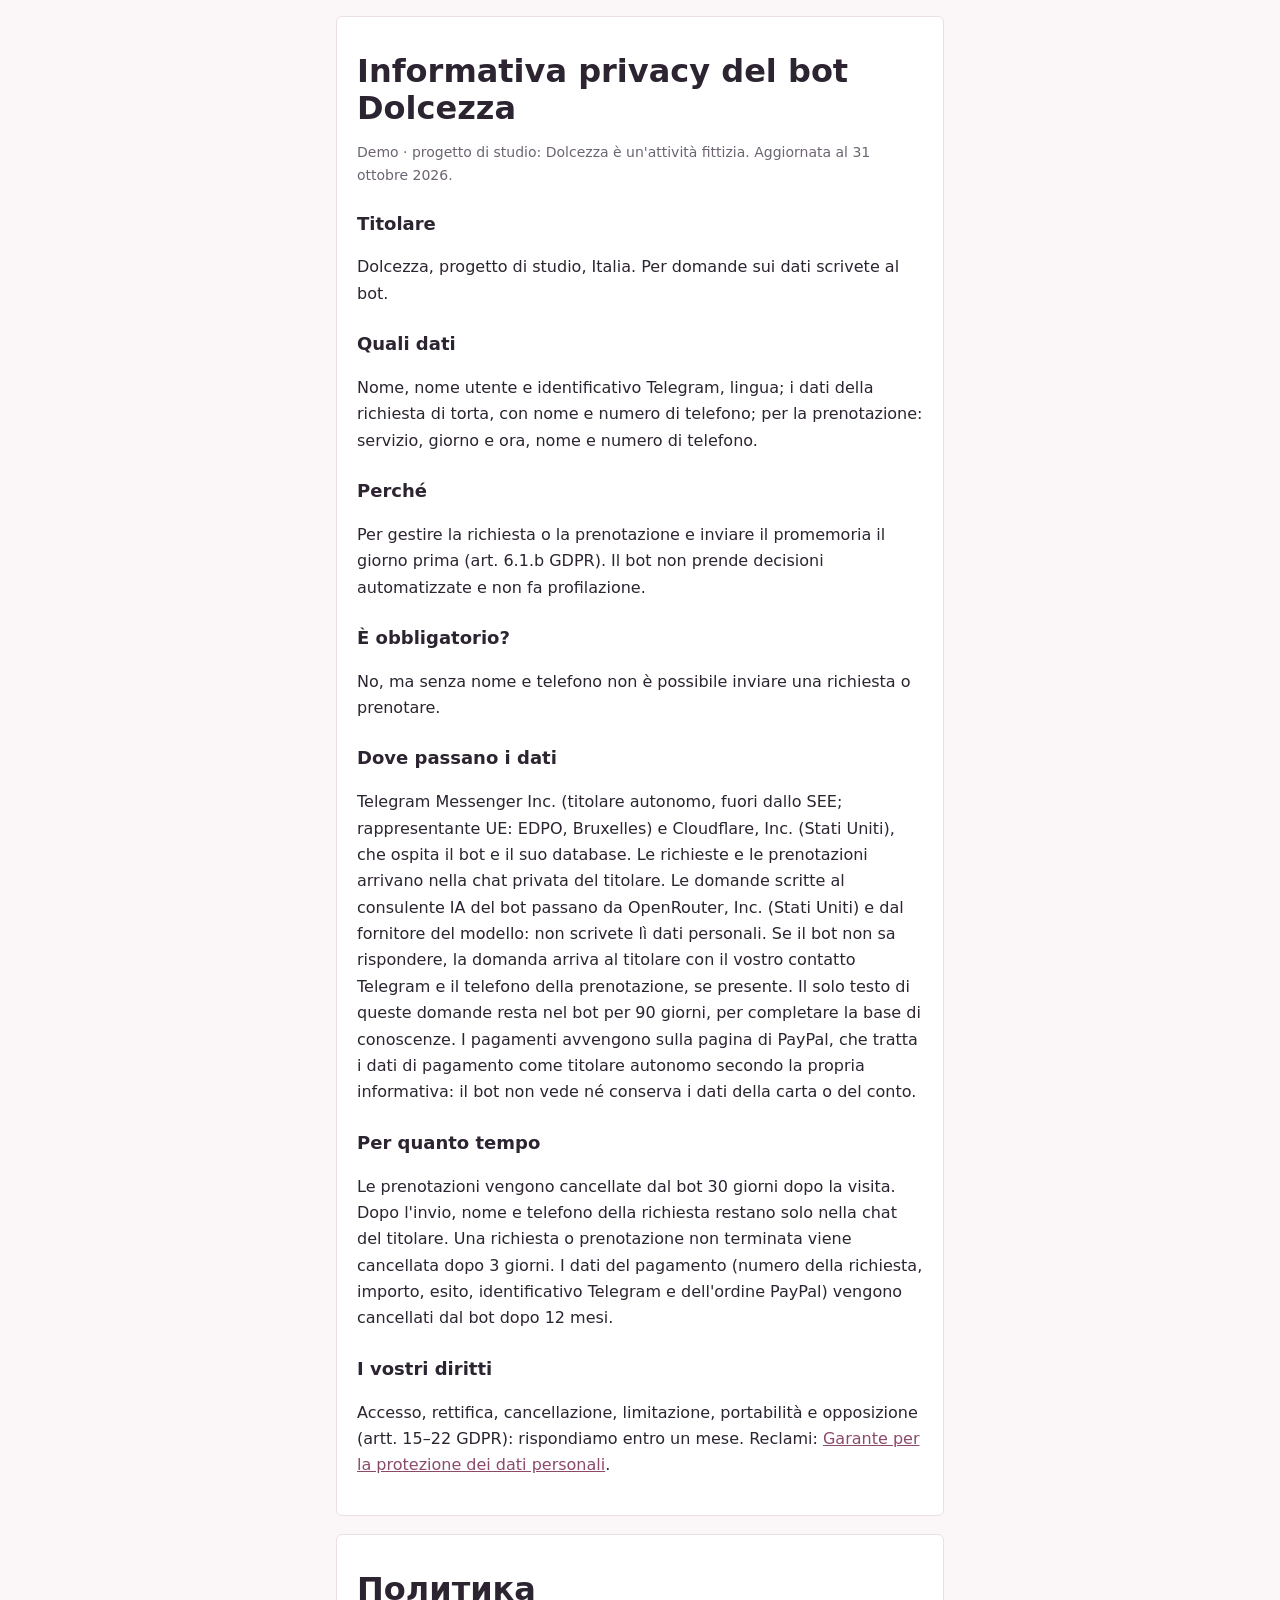
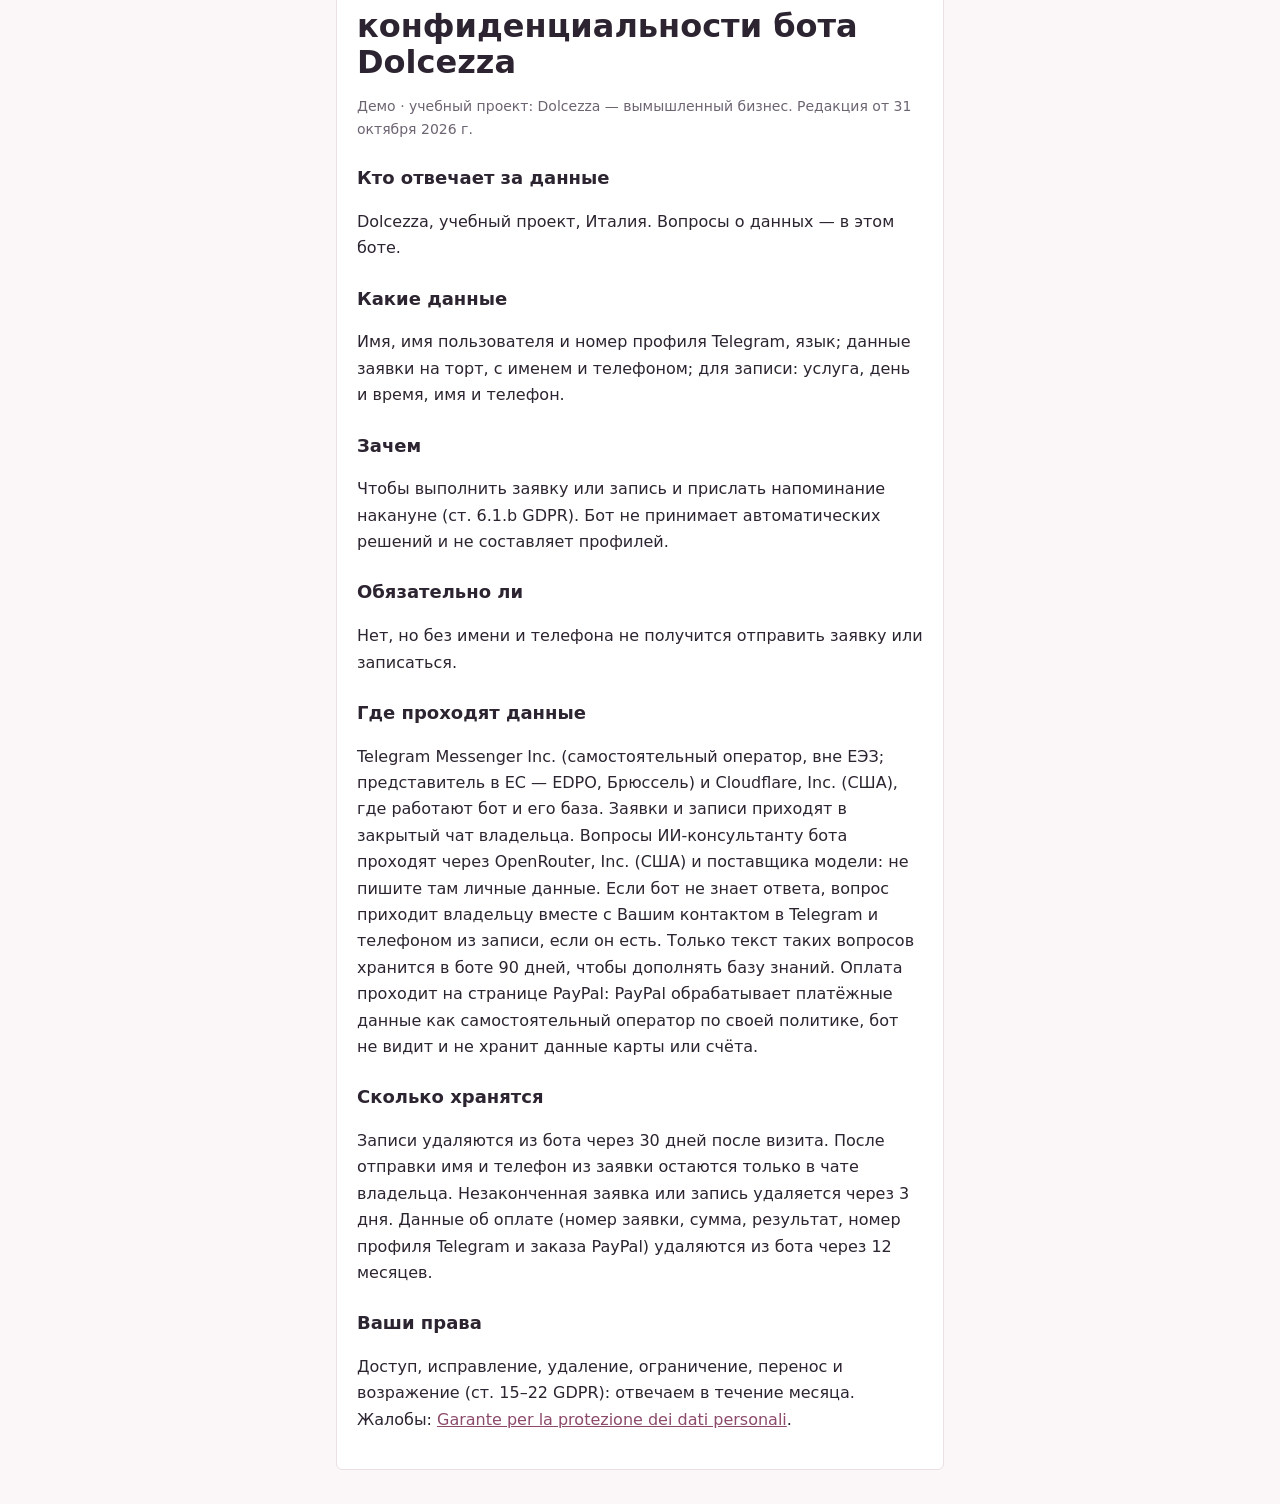
<file: privacy-bot.html>
<!doctype html>
<html lang="ru">
<head>
<meta charset="utf-8">
<meta name="viewport" content="width=device-width, initial-scale=1">
<meta name="robots" content="noindex">
<title>Privacy — Dolcezza, bot Telegram (demo)</title>
<style>
  /* шрифты системные — страница не обращается к внешним серверам */
  :root { --bg: #fbf7f8; --surface: #fff; --ink: #2c2430; --muted: #6d6472; --line: #eadfe3; --accent: #8c4a6b; }
  @media (prefers-color-scheme: dark) {
    :root { --bg: #17131a; --surface: #211c25; --ink: #f1ecf2; --muted: #ada4b2; --line: #362e3b; --accent: #e0a8c6; }
  }
  * { box-sizing: border-box; }
  body { margin: 0; background: var(--bg); color: var(--ink); font: 400 16px/1.65 system-ui, -apple-system, "Segoe UI", Roboto, sans-serif; overflow-wrap: break-word; }
  a { color: var(--accent); }
  main { max-width: 640px; margin: 0 auto; padding: 16px; }
  section { background: var(--surface); border: 1px solid var(--line); border-radius: 6px; padding: 20px; margin-bottom: 18px; }
  h1 { margin: 16px 0 6px; font-size: clamp(24px, 7vw, 32px); line-height: 1.15; }
  h2 { margin: 22px 0 6px; font-size: 18px; }
  .note { color: var(--muted); font-size: 14px; }
</style>
</head>
<body>
<main>
  <section lang="it">
    <h1>Informativa privacy del bot Dolcezza</h1>
    <p class="note">Demo · progetto di studio: Dolcezza è un'attività fittizia. Aggiornata al 31 ottobre 2026.</p>
    <h2>Titolare</h2>
    <p>Dolcezza, progetto di studio, Italia. Per domande sui dati scrivete al bot.</p>
    <h2>Quali dati</h2>
    <p>Nome, nome utente e identificativo Telegram, lingua; i dati della richiesta di torta, con nome e numero di telefono; per la prenotazione: servizio, giorno e ora, nome e numero di telefono.</p>
    <h2>Perché</h2>
    <p>Per gestire la richiesta o la prenotazione e inviare il promemoria il giorno prima (art. 6.1.b GDPR). Il bot non prende decisioni automatizzate e non fa profilazione.</p>
    <h2>È obbligatorio?</h2>
    <p>No, ma senza nome e telefono non è possibile inviare una richiesta o prenotare.</p>
    <h2>Dove passano i dati</h2>
    <p>Telegram Messenger Inc. (titolare autonomo, fuori dallo SEE; rappresentante UE: EDPO, Bruxelles) e Cloudflare, Inc. (Stati Uniti), che ospita il bot e il suo database. Le richieste e le prenotazioni arrivano nella chat privata del titolare. Le domande scritte al consulente IA del bot passano da OpenRouter, Inc. (Stati Uniti) e dal fornitore del modello: non scrivete lì dati personali. Se il bot non sa rispondere, la domanda arriva al titolare con il vostro contatto Telegram e il telefono della prenotazione, se presente. Il solo testo di queste domande resta nel bot per 90 giorni, per completare la base di conoscenze. I pagamenti avvengono sulla pagina di PayPal, che tratta i dati di pagamento come titolare autonomo secondo la propria informativa: il bot non vede né conserva i dati della carta o del conto.</p>
    <h2>Per quanto tempo</h2>
    <p>Le prenotazioni vengono cancellate dal bot 30 giorni dopo la visita. Dopo l'invio, nome e telefono della richiesta restano solo nella chat del titolare. Una richiesta o prenotazione non terminata viene cancellata dopo 3 giorni. I dati del pagamento (numero della richiesta, importo, esito, identificativo Telegram e dell'ordine PayPal) vengono cancellati dal bot dopo 12 mesi.</p>
    <h2>I vostri diritti</h2>
    <p>Accesso, rettifica, cancellazione, limitazione, portabilità e opposizione (artt. 15–22 GDPR): rispondiamo entro un mese. Reclami: <a href="https://www.garanteprivacy.it" rel="noopener">Garante per la protezione dei dati personali</a>.</p>
  </section>
  <section lang="ru">
    <h1>Политика конфиденциальности бота Dolcezza</h1>
    <p class="note">Демо · учебный проект: Dolcezza — вымышленный бизнес. Редакция от 31 октября 2026 г.</p>
    <h2>Кто отвечает за данные</h2>
    <p>Dolcezza, учебный проект, Италия. Вопросы о данных — в этом боте.</p>
    <h2>Какие данные</h2>
    <p>Имя, имя пользователя и номер профиля Telegram, язык; данные заявки на торт, с именем и телефоном; для записи: услуга, день и время, имя и телефон.</p>
    <h2>Зачем</h2>
    <p>Чтобы выполнить заявку или запись и прислать напоминание накануне (ст. 6.1.b GDPR). Бот не принимает автоматических решений и не составляет профилей.</p>
    <h2>Обязательно ли</h2>
    <p>Нет, но без имени и телефона не получится отправить заявку или записаться.</p>
    <h2>Где проходят данные</h2>
    <p>Telegram Messenger Inc. (самостоятельный оператор, вне ЕЭЗ; представитель в ЕС — EDPO, Брюссель) и Cloudflare, Inc. (США), где работают бот и его база. Заявки и записи приходят в закрытый чат владельца. Вопросы ИИ-консультанту бота проходят через OpenRouter, Inc. (США) и поставщика модели: не пишите там личные данные. Если бот не знает ответа, вопрос приходит владельцу вместе с Вашим контактом в Telegram и телефоном из записи, если он есть. Только текст таких вопросов хранится в боте 90 дней, чтобы дополнять базу знаний. Оплата проходит на странице PayPal: PayPal обрабатывает платёжные данные как самостоятельный оператор по своей политике, бот не видит и не хранит данные карты или счёта.</p>
    <h2>Сколько хранятся</h2>
    <p>Записи удаляются из бота через 30 дней после визита. После отправки имя и телефон из заявки остаются только в чате владельца. Незаконченная заявка или запись удаляется через 3 дня. Данные об оплате (номер заявки, сумма, результат, номер профиля Telegram и заказа PayPal) удаляются из бота через 12 месяцев.</p>
    <h2>Ваши права</h2>
    <p>Доступ, исправление, удаление, ограничение, перенос и возражение (ст. 15–22 GDPR): отвечаем в течение месяца. Жалобы: <a href="https://www.garanteprivacy.it" rel="noopener">Garante per la protezione dei dati personali</a>.</p>
  </section>
</main>
</body>
</html>
</file>
<file: fonts/fonts.css>
@font-face {
  font-family: 'Cormorant Garamond';
  font-style: normal;
  font-display: swap;
  font-weight: 300;
  src: url(cormorant-garamond-cyrillic-300-normal.woff2) format('woff2');
  unicode-range: U+0301,U+0400-045F,U+0490-0491,U+04B0-04B1,U+2116;
}
@font-face {
  font-family: 'Cormorant Garamond';
  font-style: normal;
  font-display: swap;
  font-weight: 300;
  src: url(cormorant-garamond-latin-300-normal.woff2) format('woff2');
  unicode-range: U+0000-00FF,U+0131,U+0152-0153,U+02BB-02BC,U+02C6,U+02DA,U+02DC,U+0304,U+0308,U+0329,U+2000-206F,U+20AC,U+2122,U+2191,U+2193,U+2212,U+2215,U+FEFF,U+FFFD;
}
@font-face {
  font-family: 'Cormorant Garamond';
  font-style: normal;
  font-display: swap;
  font-weight: 400;
  src: url(cormorant-garamond-cyrillic-400-normal.woff2) format('woff2');
  unicode-range: U+0301,U+0400-045F,U+0490-0491,U+04B0-04B1,U+2116;
}
@font-face {
  font-family: 'Cormorant Garamond';
  font-style: normal;
  font-display: swap;
  font-weight: 400;
  src: url(cormorant-garamond-latin-400-normal.woff2) format('woff2');
  unicode-range: U+0000-00FF,U+0131,U+0152-0153,U+02BB-02BC,U+02C6,U+02DA,U+02DC,U+0304,U+0308,U+0329,U+2000-206F,U+20AC,U+2122,U+2191,U+2193,U+2212,U+2215,U+FEFF,U+FFFD;
}
@font-face {
  font-family: 'Cormorant Garamond';
  font-style: normal;
  font-display: swap;
  font-weight: 500;
  src: url(cormorant-garamond-cyrillic-500-normal.woff2) format('woff2');
  unicode-range: U+0301,U+0400-045F,U+0490-0491,U+04B0-04B1,U+2116;
}
@font-face {
  font-family: 'Cormorant Garamond';
  font-style: normal;
  font-display: swap;
  font-weight: 500;
  src: url(cormorant-garamond-latin-500-normal.woff2) format('woff2');
  unicode-range: U+0000-00FF,U+0131,U+0152-0153,U+02BB-02BC,U+02C6,U+02DA,U+02DC,U+0304,U+0308,U+0329,U+2000-206F,U+20AC,U+2122,U+2191,U+2193,U+2212,U+2215,U+FEFF,U+FFFD;
}
@font-face {
  font-family: 'Cormorant Garamond';
  font-style: normal;
  font-display: swap;
  font-weight: 600;
  src: url(cormorant-garamond-cyrillic-600-normal.woff2) format('woff2');
  unicode-range: U+0301,U+0400-045F,U+0490-0491,U+04B0-04B1,U+2116;
}
@font-face {
  font-family: 'Cormorant Garamond';
  font-style: normal;
  font-display: swap;
  font-weight: 600;
  src: url(cormorant-garamond-latin-600-normal.woff2) format('woff2');
  unicode-range: U+0000-00FF,U+0131,U+0152-0153,U+02BB-02BC,U+02C6,U+02DA,U+02DC,U+0304,U+0308,U+0329,U+2000-206F,U+20AC,U+2122,U+2191,U+2193,U+2212,U+2215,U+FEFF,U+FFFD;
}
@font-face {
  font-family: 'Cormorant Garamond';
  font-style: italic;
  font-display: swap;
  font-weight: 400;
  src: url(cormorant-garamond-cyrillic-400-italic.woff2) format('woff2');
  unicode-range: U+0301,U+0400-045F,U+0490-0491,U+04B0-04B1,U+2116;
}
@font-face {
  font-family: 'Cormorant Garamond';
  font-style: italic;
  font-display: swap;
  font-weight: 400;
  src: url(cormorant-garamond-latin-400-italic.woff2) format('woff2');
  unicode-range: U+0000-00FF,U+0131,U+0152-0153,U+02BB-02BC,U+02C6,U+02DA,U+02DC,U+0304,U+0308,U+0329,U+2000-206F,U+20AC,U+2122,U+2191,U+2193,U+2212,U+2215,U+FEFF,U+FFFD;
}
@font-face {
  font-family: 'Jost';
  font-style: normal;
  font-display: swap;
  font-weight: 300;
  src: url(jost-cyrillic-300-normal.woff2) format('woff2');
  unicode-range: U+0301,U+0400-045F,U+0490-0491,U+04B0-04B1,U+2116;
}
@font-face {
  font-family: 'Jost';
  font-style: normal;
  font-display: swap;
  font-weight: 300;
  src: url(jost-latin-300-normal.woff2) format('woff2');
  unicode-range: U+0000-00FF,U+0131,U+0152-0153,U+02BB-02BC,U+02C6,U+02DA,U+02DC,U+0304,U+0308,U+0329,U+2000-206F,U+20AC,U+2122,U+2191,U+2193,U+2212,U+2215,U+FEFF,U+FFFD;
}
@font-face {
  font-family: 'Jost';
  font-style: normal;
  font-display: swap;
  font-weight: 400;
  src: url(jost-cyrillic-400-normal.woff2) format('woff2');
  unicode-range: U+0301,U+0400-045F,U+0490-0491,U+04B0-04B1,U+2116;
}
@font-face {
  font-family: 'Jost';
  font-style: normal;
  font-display: swap;
  font-weight: 400;
  src: url(jost-latin-400-normal.woff2) format('woff2');
  unicode-range: U+0000-00FF,U+0131,U+0152-0153,U+02BB-02BC,U+02C6,U+02DA,U+02DC,U+0304,U+0308,U+0329,U+2000-206F,U+20AC,U+2122,U+2191,U+2193,U+2212,U+2215,U+FEFF,U+FFFD;
}
@font-face {
  font-family: 'Jost';
  font-style: normal;
  font-display: swap;
  font-weight: 500;
  src: url(jost-cyrillic-500-normal.woff2) format('woff2');
  unicode-range: U+0301,U+0400-045F,U+0490-0491,U+04B0-04B1,U+2116;
}
@font-face {
  font-family: 'Jost';
  font-style: normal;
  font-display: swap;
  font-weight: 500;
  src: url(jost-latin-500-normal.woff2) format('woff2');
  unicode-range: U+0000-00FF,U+0131,U+0152-0153,U+02BB-02BC,U+02C6,U+02DA,U+02DC,U+0304,U+0308,U+0329,U+2000-206F,U+20AC,U+2122,U+2191,U+2193,U+2212,U+2215,U+FEFF,U+FFFD;
}
</file>
